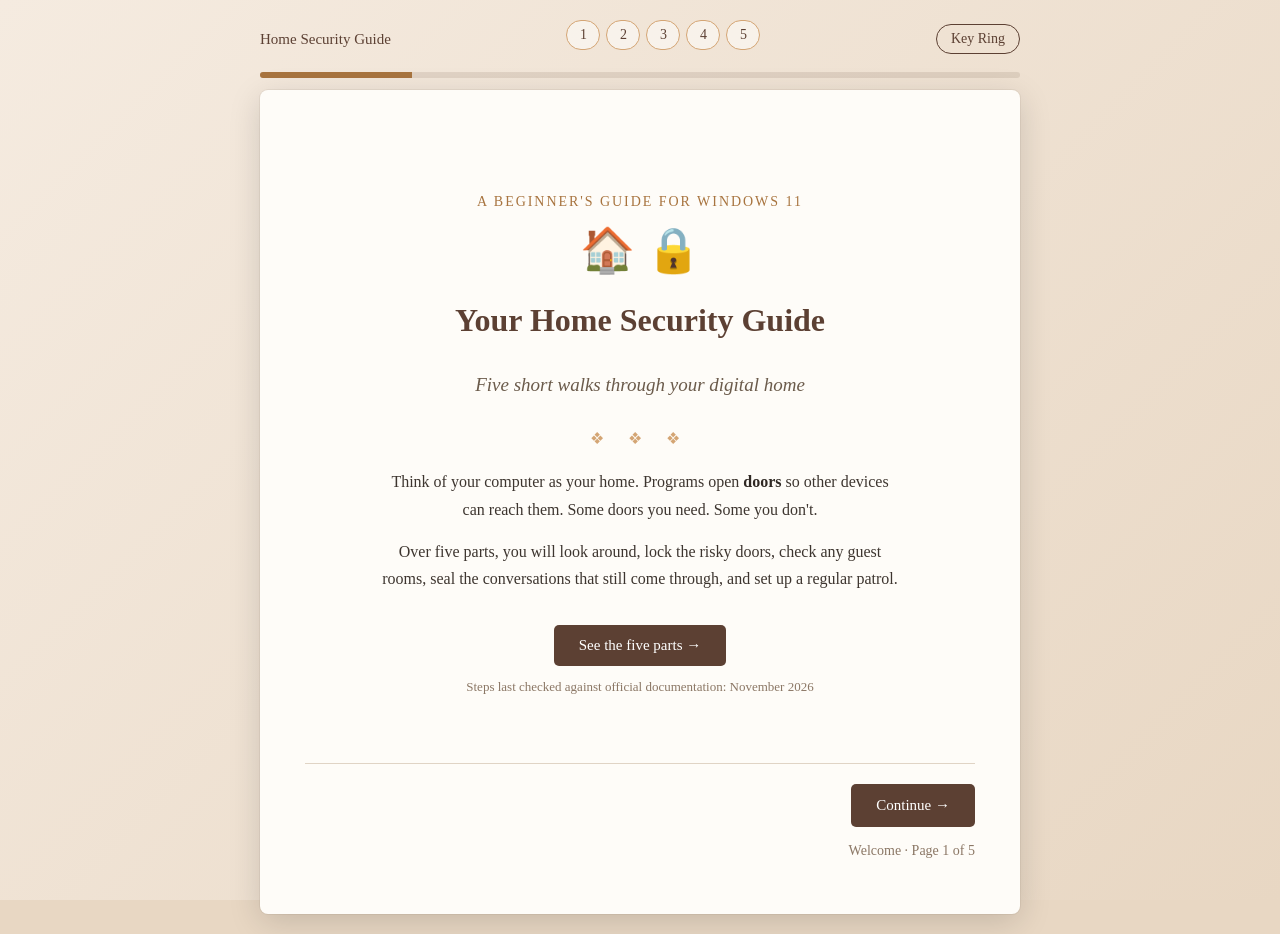
<file: index.html>
<!DOCTYPE html>
<html lang="en">
<head>
<meta charset="UTF-8">
<meta name="viewport" content="width=device-width, initial-scale=1.0">
<title>Your Home Security Guide — Windows 11, in Five Parts</title>
<meta name="description" content="A beginner-friendly, five-part interactive guide to checking and securing the network doors on a Windows 11 computer.">
<meta property="og:title" content="Your Home Security Guide — Windows 11, in Five Parts">
<meta property="og:description" content="A beginner-friendly, five-part interactive guide to checking and securing the network doors on a Windows 11 computer.">
<meta property="og:type" content="website">
<link rel="icon" href="assets/favicon.svg" type="image/svg+xml">
<link rel="stylesheet" href="assets/guide.css">
</head>
<body>
<a class="skip-link" href="#main">Skip to the guide</a>
<header class="topbar">
  <a class="home" href="index.html">Home Security Guide</a>
  <nav aria-label="Parts of the guide">
    <ul class="part-dots">
      <li><a href="part1.html" aria-label="Part 1: The Security Walk">1</a></li>
      <li><a href="part2.html" aria-label="Part 2: Managing the Locks">2</a></li>
      <li><a href="part3.html" aria-label="Part 3: The Guest Rooms">3</a></li>
      <li><a href="part4.html" aria-label="Part 4: Sealed Envelopes">4</a></li>
      <li><a href="part5.html" aria-label="Part 5: The Regular Patrol">5</a></li>
    </ul>
  </nav>
  <button class="keyring-btn" type="button">Key Ring</button>
</header>

<main id="main" class="book-container" data-next-href="part1.html" data-next-label="Begin Part 1">

  <section class="book-page" aria-label="Welcome">
    <div class="cover-page">
      <p class="cover-kicker">A beginner's guide for Windows 11</p>
      <div class="cover-decorator" aria-hidden="true">🏠 🔒</div>
      <h1 class="cover-title">Your Home Security Guide</h1>
      <p class="cover-subtitle">Five short walks through your digital home</p>
      <div class="decorative-line"></div>
      <p>Think of your computer as your home. Programs open <strong>doors</strong> so other devices can reach them. Some doors you need. Some you don't.</p>
      <p>Over five parts, you will look around, lock the risky doors, check any guest rooms, seal the conversations that still come through, and set up a regular patrol.</p>
      <br>
      <button class="btn" type="button" data-action="next">See the five parts →</button>
      <p class="reviewed">Steps last checked against official documentation: November 2026</p>
    </div>
  </section>

  <section class="book-page" aria-label="The five parts">
    <h1>The Five Parts</h1>
    <p class="lead">Take them in order. Each part builds on the one before it.</p>
    <ol class="part-list" style="margin-left:0">
      <li><a class="part-card" href="part1.html"><span class="num">1</span><span><span class="t">The Security Walk</span><span class="s">Look only. Find which doors are open, who opened them, and which side of the house they face.</span></span></a></li>
      <li><a class="part-card" href="part2.html"><span class="num">2</span><span><span class="t">Managing the Locks</span><span class="s">Choose your house type, then lock the risky doors with Windows Defender Firewall.</span></span></a></li>
      <li><a class="part-card" href="part3.html"><span class="num">3</span><span><span class="t">The Guest Rooms</span><span class="s">For virtual machines: lock each guest room and remove hallways (port forwarding) you no longer use.</span></span></a></li>
      <li><a class="part-card" href="part4.html"><span class="num">4</span><span><span class="t">Sealed Envelopes</span><span class="s">Make sure the doors you keep open use encryption (TLS), and check Remote Desktop and file sharing.</span></span></a></li>
      <li><a class="part-card" href="part5.html"><span class="num">5</span><span><span class="t">The Regular Patrol</span><span class="s">A read-only logbook script, a schedule, safe temporary test doors, and a repeatable checklist.</span></span></a></li>
    </ol>
  </section>

  <section class="book-page" aria-label="Before you start">
    <h1>Before You Start</h1>
    <h2>What you need</h2>
    <ul>
      <li>A Windows 11 computer that you own or are allowed to change</li>
      <li>About 15–30 minutes per part</li>
      <li>An administrator account for Parts 2–5 (Windows will ask for permission)</li>
    </ul>
    <h2>Your edition of Windows matters</h2>
    <div class="table-container">
      <table>
        <tr><th>Feature in this guide</th><th>Windows 11 Home</th><th>Windows 11 Pro / Enterprise</th></tr>
        <tr><td>Windows Defender Firewall (Parts 1, 2, 5)</td><td>Yes</td><td>Yes</td></tr>
        <tr><td>Hyper-V guest rooms (Part 3)</td><td>No</td><td>Yes</td></tr>
        <tr><td>VirtualBox guest rooms (Part 3)</td><td>Yes (separate download)</td><td>Yes (separate download)</td></tr>
        <tr><td>Accepting Remote Desktop visitors (Part 4)</td><td>No</td><td>Yes</td></tr>
      </table>
    </div>
    <p>Microsoft confirms that Hyper-V <a href="https://learn.microsoft.com/en-us/windows-server/virtualization/hyper-v/get-started/install-hyper-v" target="_blank" rel="noopener">can't be installed on Windows 11 Home</a>, and that Remote Desktop hosting needs <a href="https://www.microsoft.com/en-us/microsoft-365/business-insights-ideas/resources/set-up-and-configure-remote-desktop" target="_blank" rel="noopener">a Pro edition of Windows</a>.</p>
    <p>To see your edition: press <span class="highlight">Windows + R</span>, type <span class="highlight">winver</span>, press <span class="highlight">Enter</span>.</p>
    <div class="note"><strong>Three promises that hold in every part:</strong> we look before we change anything, every change can be undone, and each step tells you how to check it worked.</div>
  </section>

  <section class="book-page" aria-label="The Key Ring">
    <h1>The Key Ring</h1>
    <p>The guide uses one house metaphor all the way through. Each term means exactly the same thing in every part. You can open this list any time with the <strong>Key Ring</strong> button at the top of the page.</p>
    <div id="keyring-inline" class="metaphor"></div>
  </section>

  <section class="book-page" aria-label="Share and contribute">
    <h1>Share and Contribute</h1>
    <p>This guide is an open project. Anyone can read it for free and pass the link along.</p>
    <div class="metaphor">
      <span class="tag">The house metaphor</span>
      <p>Think of this guide as a <strong>model home</strong> on display. Visitors can walk through it and take home their own copy of the blueprints. They can't move the walls in the model itself. Only the owner does that, after reviewing each suggestion.</p>
    </div>
    <h2>Make your own copy</h2>
    <ul>
      <li>Your copy is yours to adapt for your family, class, or workplace.</li>
      <li>Changes in your copy never change this original.</li>
    </ul>
    <h2>Suggest an improvement</h2>
    <ul>
      <li>Found a step that doesn't match your screen? Tell us which part, which page number (shown at the bottom of every page), and what you saw.</li>
      <li>Every suggestion is checked against official documentation (Microsoft, Intel, Oracle) before it's added.</li>
    </ul>
    <div class="note"><strong>Sharing a specific page:</strong> the address bar updates as you turn pages (for example <span class="highlight">part2.html#page-4</span>), so you can send someone straight to the step you mean.</div>
  </section>

</main>
<script src="assets/site-config.js"></script>
<script src="assets/guide.js"></script>
</body>
</html>
</file>
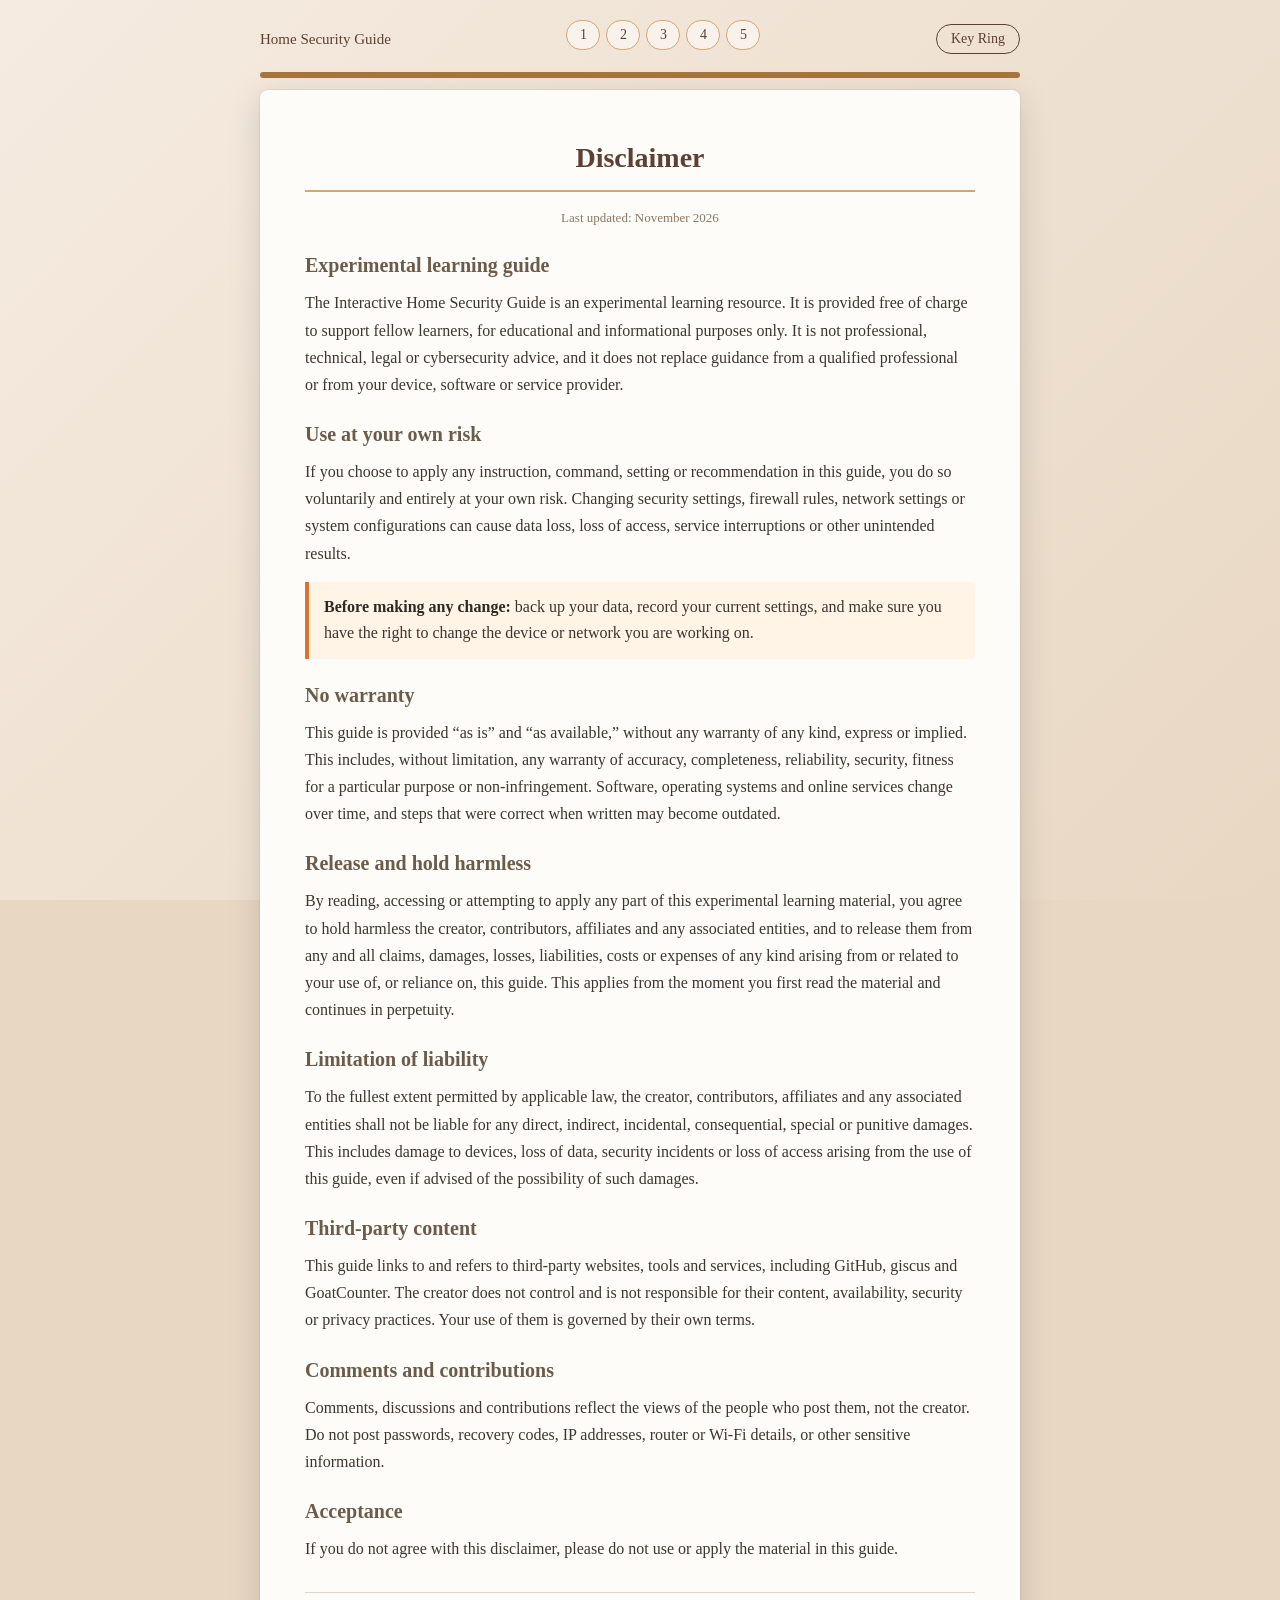
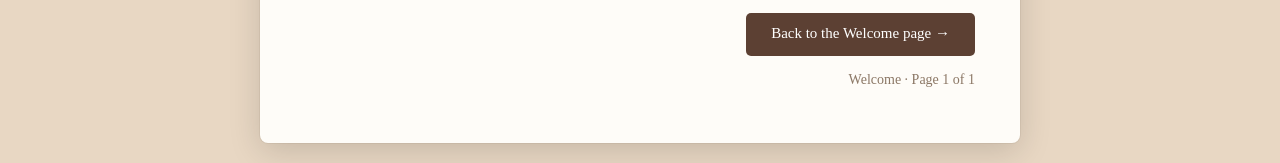
<file: disclaimer.html>
<!DOCTYPE html>
<html lang="en">
<head>
<meta charset="UTF-8">
<meta name="viewport" content="width=device-width, initial-scale=1.0">
<title>Disclaimer — Your Home Security Guide</title>
<meta name="description" content="Disclaimer for the Interactive Home Security Guide, an experimental learning guide provided as is. Use at your own risk.">
<meta property="og:title" content="Disclaimer — Your Home Security Guide">
<meta property="og:description" content="Disclaimer for the Interactive Home Security Guide, an experimental learning guide provided as is. Use at your own risk.">
<meta property="og:type" content="website">
<link rel="icon" href="assets/favicon.svg" type="image/svg+xml">
<link rel="stylesheet" href="assets/guide.css">
</head>
<body>
<a class="skip-link" href="#main">Skip to the disclaimer</a>
<header class="topbar">
  <a class="home" href="index.html">Home Security Guide</a>
  <nav aria-label="Parts of the guide">
    <ul class="part-dots">
      <li><a href="part1.html" aria-label="Part 1: The Security Walk">1</a></li>
      <li><a href="part2.html" aria-label="Part 2: Managing the Locks">2</a></li>
      <li><a href="part3.html" aria-label="Part 3: The Guest Rooms">3</a></li>
      <li><a href="part4.html" aria-label="Part 4: Sealed Envelopes">4</a></li>
      <li><a href="part5.html" aria-label="Part 5: The Regular Patrol">5</a></li>
    </ul>
  </nav>
  <button class="keyring-btn" type="button">Key Ring</button>
</header>

<main id="main" class="book-container" data-label="Disclaimer" data-next-href="index.html" data-next-label="Back to the Welcome page">

  <section class="book-page disclaimer-page" aria-label="Disclaimer">
    <h1>Disclaimer</h1>
    <p class="reviewed" style="margin-top:0;margin-bottom:20px">Last updated: November 2026</p>

    <h2>Experimental learning guide</h2>
    <p>The Interactive Home Security Guide is an experimental learning resource. It is provided free of charge to support fellow learners, for educational and informational purposes only. It is not professional, technical, legal or cybersecurity advice, and it does not replace guidance from a qualified professional or from your device, software or service provider.</p>

    <h2>Use at your own risk</h2>
    <p>If you choose to apply any instruction, command, setting or recommendation in this guide, you do so voluntarily and entirely at your own risk. Changing security settings, firewall rules, network settings or system configurations can cause data loss, loss of access, service interruptions or other unintended results.</p>
    <div class="warning"><strong>Before making any change:</strong> back up your data, record your current settings, and make sure you have the right to change the device or network you are working on.</div>

    <h2>No warranty</h2>
    <p>This guide is provided &ldquo;as is&rdquo; and &ldquo;as available,&rdquo; without any warranty of any kind, express or implied. This includes, without limitation, any warranty of accuracy, completeness, reliability, security, fitness for a particular purpose or non-infringement. Software, operating systems and online services change over time, and steps that were correct when written may become outdated.</p>

    <h2>Release and hold harmless</h2>
    <p>By reading, accessing or attempting to apply any part of this experimental learning material, you agree to hold harmless the creator, contributors, affiliates and any associated entities, and to release them from any and all claims, damages, losses, liabilities, costs or expenses of any kind arising from or related to your use of, or reliance on, this guide. This applies from the moment you first read the material and continues in perpetuity.</p>

    <h2>Limitation of liability</h2>
    <p>To the fullest extent permitted by applicable law, the creator, contributors, affiliates and any associated entities shall not be liable for any direct, indirect, incidental, consequential, special or punitive damages. This includes damage to devices, loss of data, security incidents or loss of access arising from the use of this guide, even if advised of the possibility of such damages.</p>

    <h2>Third-party content</h2>
    <p>This guide links to and refers to third-party websites, tools and services, including GitHub, giscus and GoatCounter. The creator does not control and is not responsible for their content, availability, security or privacy practices. Your use of them is governed by their own terms.</p>

    <h2>Comments and contributions</h2>
    <p>Comments, discussions and contributions reflect the views of the people who post them, not the creator. Do not post passwords, recovery codes, IP addresses, router or Wi-Fi details, or other sensitive information.</p>

    <h2>Acceptance</h2>
    <p>If you do not agree with this disclaimer, please do not use or apply the material in this guide.</p>
  </section>

</main>
<script src="assets/site-config.js"></script>
<script src="assets/guide.js"></script>
</body>
</html>
</file>
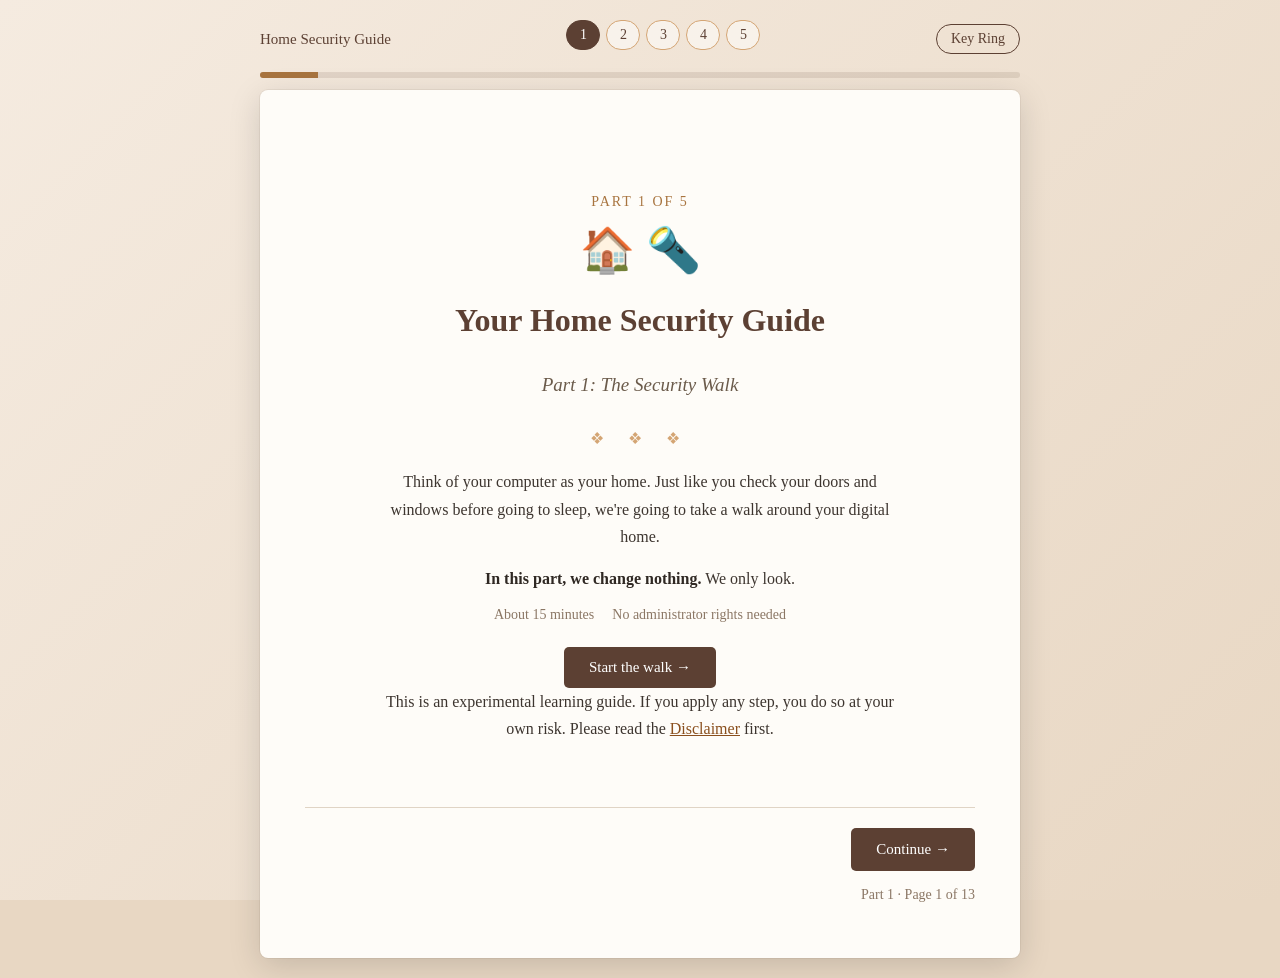
<file: part1.html>
<!DOCTYPE html>
<html lang="en">
<head>
<meta charset="UTF-8">
<meta name="viewport" content="width=device-width, initial-scale=1.0">
<title>Home Security Guide — Part 1: The Security Walk</title>
<meta property="og:title" content="Home Security Guide — Part 1: The Security Walk">
<meta name="description" content="Part 1 of 5: find which network doors (ports) are open on your Windows 11 PC, which program opened them, and which side of the house they face. Look only, change nothing.">
<meta property="og:description" content="Part 1 of 5: find which network doors (ports) are open on your Windows 11 PC, which program opened them, and which side of the house they face. Look only, change nothing.">
<meta property="og:type" content="website">
<link rel="icon" href="assets/favicon.svg" type="image/svg+xml">
<link rel="stylesheet" href="assets/guide.css">
</head>
<body>
<a class="skip-link" href="#main">Skip to the guide</a>
<header class="topbar">
  <a class="home" href="index.html">Home Security Guide</a>
  <nav aria-label="Parts of the guide">
    <ul class="part-dots">
      <li><a href="part1.html" aria-current="page" aria-label="Part 1: The Security Walk">1</a></li>
      <li><a href="part2.html" aria-label="Part 2: Managing the Locks">2</a></li>
      <li><a href="part3.html" aria-label="Part 3: The Guest Rooms">3</a></li>
      <li><a href="part4.html" aria-label="Part 4: Sealed Envelopes">4</a></li>
      <li><a href="part5.html" aria-label="Part 5: The Regular Patrol">5</a></li>
    </ul>
  </nav>
  <button class="keyring-btn" type="button">Key Ring</button>
</header>

<main id="main" class="book-container" data-next-href="part2.html" data-next-label="Go to Part 2">

  <!-- 1 Cover -->
  <section class="book-page" aria-label="Cover">
    <div class="cover-page">
      <p class="cover-kicker">Part 1 of 5</p>
      <div class="cover-decorator" aria-hidden="true">🏠 🔦</div>
      <h1 class="cover-title">Your Home Security Guide</h1>
      <p class="cover-subtitle">Part 1: The Security Walk</p>
      <div class="decorative-line"></div>
      <p>Think of your computer as your home. Just like you check your doors and windows before going to sleep, we're going to take a walk around your digital home.</p>
      <p><strong>In this part, we change nothing.</strong> We only look.</p>
      <div class="meta-row"><span>About 15 minutes</span><span>No administrator rights needed</span></div>
      <button class="btn" type="button" data-action="next">Start the walk →</button>
      <p class="disclaimer-note">This is an experimental learning guide. If you apply any step, you do so at your own risk. Please read the <a href="disclaimer.html">Disclaimer</a> first.</p>
    </div>
  </section>

  <!-- 2 Metaphor -->
  <section class="book-page" aria-label="How the house works">
    <h1>How Your Digital Home Works</h1>
    <p>Programs on your computer open numbered <strong>doors</strong> (called <em>ports</em>) so other devices can talk to them. Door 445, for example, is used for Windows file sharing.</p>
    <div class="metaphor">
      <span class="tag">The house metaphor</span>
      <ul style="margin-bottom:0">
        <li>An <strong>open door</strong> (LISTENING) is open and waiting. Anyone who can reach it can walk up and try to come in. Nobody needs to knock.</li>
        <li>An <strong>inside door</strong> only connects rooms inside your home. Other devices can't reach it.</li>
        <li>A <strong>door on every side</strong> faces every network your computer is on. Only your locks decide who gets through.</li>
      </ul>
    </div>
    <h2>Today's goal</h2>
    <p>Make a list of the open doors, who opened each one, and which side of the house it faces. In Part 2, you'll use that list to decide which doors to lock.</p>
    <div class="note"><strong>Seeing open doors is normal.</strong> Many are part of Windows itself. The goal is to spot the ones that shouldn't be reachable from other devices.</div>
  </section>

  <!-- 3 Right tool -->
  <section class="book-page" aria-label="Step 1: Finding the right tool">
    <h1>Step 1: Finding the Right Tool</h1>
    <p>Windows has a built-in program called <strong>PowerShell</strong>. In Windows 11, it usually opens inside an app called <strong>Terminal</strong>. It looks like a dark window with text, but it's easier than it appears.</p>
    <ol>
      <li>Find the <span class="highlight">Start</span> button (the Windows logo) at the bottom of your screen.</li>
      <li><strong>Right-click</strong> it (or press <span class="highlight">Windows + X</span>).</li>
      <li>A menu appears. Look for <strong>Terminal</strong> or <strong>Windows PowerShell</strong>.</li>
    </ol>
    <h3>Which option should you choose?</h3>
    <div class="table-container">
      <table>
        <tr><th>What you see</th><th>Like having…</th><th>For Part 1</th></tr>
        <tr><td><strong>Terminal</strong> or <strong>Windows PowerShell</strong></td><td>A <strong>visitor pass</strong>: you can walk around, look, and take notes</td><td><span class="chip low">Choose this one</span></td></tr>
        <tr><td><strong>Terminal (Admin)</strong> or <strong>Windows PowerShell (Admin)</strong></td><td>The <strong>master keys</strong>: full access to change locks and settings</td><td><span class="chip high">Skip for now</span></td></tr>
      </table>
    </div>
    <p>Windows protects itself from accidental changes. If something needs the master keys, you'll see an error like "Access is denied." That's a safety feature, not a bug.</p>
    <p>Today we're only looking, so the visitor pass is the right choice.</p>
  </section>

  <!-- 4 Starting -->
  <section class="book-page" aria-label="Step 2: Starting the walk">
    <h1>Step 2: Starting the Walk</h1>
    <p>When the window opens, you'll see a blinking cursor and a line like this:</p>
    <div class="code" data-label="What you'll see (example)"><pre>PS C:\Users\YourName&gt;</pre></div>
    <p>This is your <strong>Command Center</strong>. It's waiting for you to type an instruction.</p>
    <h3>Getting comfortable</h3>
    <ul>
      <li>Click once inside the window so the cursor is active.</li>
      <li>Type or paste a command, then press <span class="highlight">Enter</span>.</li>
      <li>To paste, <strong>right-click</strong> inside the window or press <span class="highlight">Ctrl + V</span>.</li>
      <li>Every command in Part 1 only reads information. None of them change anything.</li>
    </ul>
    <div class="note"><strong>Tip:</strong> every dark gray command box in this guide has a <strong>Copy</strong> button. Copying avoids typing mistakes.</div>
  </section>

  <!-- 5 netstat -->
  <section class="book-page" aria-label="Step 3: Checking for open doors">
    <h1>Step 3: Checking for Open Doors</h1>
    <p>Ask your computer to list every connection and every open door:</p>
    <div class="code" data-label="PowerShell"><pre>netstat -ano</pre></div>
    <p>A long list scrolls by. Don't worry, we're only looking for patterns. According to <a href="https://learn.microsoft.com/en-us/windows-server/administration/windows-commands/netstat" target="_blank" rel="noopener">Microsoft's netstat reference</a>, <code class="inline">-a</code> shows connections and listening ports, <code class="inline">-n</code> shows numbers instead of names, and <code class="inline">-o</code> adds the process ID (PID) of the program that owns each line.</p>
    <h3>The Decoder Ring</h3>
    <div class="table-container">
      <table>
        <tr><th>Word you see</th><th>In the house</th><th>What it means</th></tr>
        <tr><td><strong>LISTENING</strong></td><td>An open door, waiting for visitors</td><td>A program is ready to accept a connection</td></tr>
        <tr><td><strong>ESTABLISHED</strong></td><td>A conversation happening through a door right now</td><td>Your computer is actively talking to another device</td></tr>
        <tr><td><strong>TIME_WAIT</strong></td><td>A conversation just ended; the door is closing slowly</td><td>The connection is finished and Windows is tidying up</td></tr>
        <tr><td><strong>CLOSE_WAIT</strong></td><td>The visitor left, but you're still holding the door</td><td>The other side ended; this computer hasn't fully let go yet</td></tr>
      </table>
    </div>
    <h3>Cleaner view: open doors only</h3>
    <div class="code" data-label="PowerShell"><pre>netstat -ano | findstr LISTENING</pre></div>
  </section>

  <!-- 6 Which side -->
  <section class="book-page" aria-label="Step 4: Which side of the house">
    <h1>Step 4: Which Side of the House?</h1>
    <p>Look at the <strong>Local Address</strong> column. The part before the colon shows which side of the house the door faces. The number after the colon is the door number.</p>
    <div class="code" data-label="Example only — your numbers will differ"><pre>  Proto  Local Address        Foreign Address      State        PID
  TCP    0.0.0.0:135          0.0.0.0:0            LISTENING    1052
  TCP    0.0.0.0:445          0.0.0.0:0            LISTENING    4
  TCP    127.0.0.1:5354       0.0.0.0:0            LISTENING    3920
  TCP    192.168.X.X:139      0.0.0.0:0            LISTENING    4</pre></div>
    <div class="table-container">
      <table>
        <tr><th>Local Address starts with</th><th>In the house</th><th>Who could reach it</th></tr>
        <tr><td><code class="inline">0.0.0.0</code> or <code class="inline">[::]</code></td><td><strong>Door on every side</strong></td><td>Devices on any network this computer is connected to, unless a lock stops them</td></tr>
        <tr><td><code class="inline">127.0.0.1</code> or <code class="inline">[::1]</code></td><td><strong>Inside door</strong></td><td>Only programs on this same computer</td></tr>
        <tr><td>A specific address, such as <code class="inline">192.168.X.X</code></td><td>A door on <strong>one</strong> side</td><td>Devices on the network that address belongs to</td></tr>
      </table>
    </div>
    <div class="note"><strong>What to write down:</strong> every LISTENING line whose address starts with <code class="inline">0.0.0.0</code>, <code class="inline">[::]</code>, or a specific address. Inside doors (<code class="inline">127.0.0.1</code>, <code class="inline">[::1]</code>) can't be reached from other devices.</div>
  </section>

  <!-- 7 Who opened it -->
  <section class="book-page" aria-label="Step 5: Who opened this door">
    <h1>Step 5: Who Opened This Door?</h1>
    <p>netstat shows a PID, which is just a number. This command lists open doors with the <strong>program name</strong> next to each one:</p>
    <div class="code" data-label="PowerShell"><pre>Get-NetTCPConnection -State Listen |
  Sort-Object LocalPort |
  Select-Object LocalAddress, LocalPort, OwningProcess,
    @{Name='Program'; Expression={ (Get-Process -Id $_.OwningProcess -ErrorAction SilentlyContinue).ProcessName }} |
  Format-Table -AutoSize</pre></div>
    <h3>Reading the Program column</h3>
    <ul>
      <li><strong>System</strong> (PID 4) and <strong>svchost</strong> are parts of Windows itself. svchost runs many Windows services, so one name can cover several doors.</li>
      <li>A program you recognize, such as a game launcher or chat app, is usually expected.</li>
      <li>A name you <strong>don't</strong> recognize goes on your list to look up. It isn't automatically dangerous.</li>
    </ul>
    <h3>Looking up an unknown program</h3>
    <ol>
      <li>Press <span class="highlight">Ctrl + Shift + Esc</span> to open Task Manager.</li>
      <li>Select <strong>Details</strong>, then find the matching number in the <strong>PID</strong> column.</li>
      <li>Right-click it and choose <strong>Open file location</strong> or <strong>Search online</strong>.</li>
    </ol>
    <h3>Optional: mail slots (UDP)</h3>
    <p>Some openings are <strong>mail slots</strong>. They accept messages without starting a conversation, so they never say LISTENING. To see them:</p>
    <div class="code" data-label="PowerShell"><pre>Get-NetUDPEndpoint | Sort-Object LocalPort |
  Select-Object LocalAddress, LocalPort, OwningProcess,
    @{Name='Program'; Expression={ (Get-Process -Id $_.OwningProcess -ErrorAction SilentlyContinue).ProcessName }} |
  Format-Table -AutoSize</pre></div>
  </section>

  <!-- 8 Normal vs notice -->
  <section class="book-page" aria-label="Step 6: What is normal">
    <h1>Step 6: Normal, or Worth Noticing?</h1>
    <h3>Usually normal</h3>
    <ul>
      <li>ESTABLISHED conversations from your web browser, email, Windows Update, and other apps you use</li>
      <li>Inside doors on <code class="inline">127.0.0.1</code> or <code class="inline">[::1]</code></li>
    </ul>
    <h3>Worth noticing (and where this guide handles them)</h3>
    <div class="table-container">
      <table>
        <tr><th>Door</th><th>Usually belongs to</th><th>Handled in</th></tr>
        <tr><td>135, 139, 445</td><td>Windows networking and file/printer sharing</td><td>Part 2</td></tr>
        <tr><td>2179</td><td>Hyper-V virtual machine connections</td><td>Parts 2 and 3</td></tr>
        <tr><td>5040, 7680</td><td>Windows cross-device features and peer update sharing</td><td>Part 2</td></tr>
        <tr><td>623, 664, 16992–16995</td><td>Intel hardware management (firmware doors)</td><td>Part 2</td></tr>
        <tr><td>3389</td><td>Remote Desktop</td><td>Part 4</td></tr>
        <tr><td>5985, 5986</td><td>PowerShell remote management</td><td>Part 4</td></tr>
        <tr><td>Any door from a program you don't recognize</td><td>Look it up (Step 5)</td><td>Parts 1 and 5</td></tr>
      </table>
    </div>
    <div class="note">Doors 135, 139 and 445 are often targeted by attackers <strong>when other devices can reach them</strong>. Seeing them here doesn't mean anything is wrong. It means they're worth a lock (Part 2).</div>
  </section>

  <!-- 9 Notes -->
  <section class="book-page" aria-label="Step 7: Taking notes">
    <h1>Step 7: Taking Notes</h1>
    <p>Saving what you found helps you compare later. Part 2 starts from these notes.</p>
    <ol>
      <li>Click and drag to highlight the text in the window.</li>
      <li>Press <span class="highlight">Ctrl + C</span> (or right-click and choose <strong>Copy</strong>).</li>
      <li>Open <strong>Notepad</strong> from the Start menu.</li>
      <li>Press <span class="highlight">Ctrl + V</span> to paste.</li>
      <li>Save the file as <span class="highlight">Security_Walk_Notes.txt</span> on your Desktop.</li>
    </ol>
    <h3>A simple notes template</h3>
    <div class="code" data-label="Copy into Notepad"><pre>Security Walk - date: __________
Door | Local Address | Program | Side of house | Part that handles it
445  | 0.0.0.0       | System  | every side    | Part 2
</pre></div>
    <div class="ok"><strong>Good habit:</strong> keep this first file. In Part 5, your regular patrol will save dated logbooks you can compare with it.</div>
  </section>

  <!-- 10 Closing the gate -->
  <section class="book-page" aria-label="Step 8: Closing the gate">
    <h1>Step 8: Closing the Gate</h1>
    <p>This is the most important habit in the whole guide.</p>
    <div class="code" data-label="PowerShell"><pre>exit</pre></div>
    <p>Type <strong>exit</strong> and press <span class="highlight">Enter</span>. The window disappears.</p>
    <h3>Why we close it</h3>
    <p>When you finish walking around the house, you don't leave the yard gate open. An open PowerShell window is like that gate:</p>
    <ul>
      <li>Anyone who sits at your computer could type commands.</li>
      <li>An accidental keystroke could run something you didn't mean to.</li>
      <li>There's no reason to leave it open once you're done.</li>
    </ul>
    <p>From now on, every part ends by <strong>closing the gate</strong>, whether you used the visitor pass or the master keys.</p>
  </section>

  <!-- 11 Troubleshooting + when -->
  <section class="book-page" aria-label="Troubleshooting and when to repeat">
    <h1>Troubleshooting and When to Repeat</h1>
    <div class="table-container">
      <table>
        <tr><th>Problem</th><th>Solution</th></tr>
        <tr><td>"Access is denied"</td><td>Part 1 commands don't need the master keys. Check you typed the command exactly, or copy it with the Copy button.</td></tr>
        <tr><td>Nothing happens</td><td>Press <span class="highlight">Enter</span> after the command.</td></tr>
        <tr><td><code class="inline">&gt;&gt;</code> appears</td><td>PowerShell thinks the command isn't finished. Press <span class="highlight">Enter</span> once more. If that doesn't help, press <span class="highlight">Ctrl + C</span> and paste the command again.</td></tr>
        <tr><td>The list is too long to read</td><td>Use the cleaner views in Steps 3 and 5.</td></tr>
        <tr><td>You want an earlier command</td><td>Press the <span class="highlight">Up Arrow</span> key.</td></tr>
      </table>
    </div>
    <h3>When to walk again</h3>
    <div class="table-container">
      <table>
        <tr><th>When</th><th>Why</th><th>Time</th></tr>
        <tr><td>First time</td><td>Learn what's normal on <em>your</em> computer</td><td>15 min</td></tr>
        <tr><td>After installing new software</td><td>Check it didn't open new doors</td><td>5 min</td></tr>
        <tr><td>Monthly</td><td>Part 5 sets this up as a regular patrol</td><td>5 min</td></tr>
        <tr><td>If the computer acts strangely</td><td>Look for doors you don't recognize</td><td>10 min</td></tr>
      </table>
    </div>
  </section>

  <!-- 12 Summary + sources -->
  <section class="book-page" aria-label="Summary">
    <h1>Part 1 Complete</h1>
    <ul class="checklist" style="margin-left:0">
      <li><span aria-hidden="true">✓</span><span>Opened a standard Terminal (the visitor pass)</span></li>
      <li><span aria-hidden="true">✓</span><span>Listed open doors with <code class="inline">netstat -ano</code></span></li>
      <li><span aria-hidden="true">✓</span><span>Checked which side of the house each door faces</span></li>
      <li><span aria-hidden="true">✓</span><span>Matched doors to program names</span></li>
      <li><span aria-hidden="true">✓</span><span>Saved notes and closed the gate with <code class="inline">exit</code></span></li>
    </ul>
    <h2>Next: Part 2, Managing the Locks</h2>
    <p>You'll choose your house type (Public or Private network), then lock the risky doors on your list using Windows Defender Firewall.</p>
    <h3>Sources</h3>
    <ul class="sources">
      <li>Microsoft Learn, netstat: <a href="https://learn.microsoft.com/en-us/windows-server/administration/windows-commands/netstat" target="_blank" rel="noopener">https://learn.microsoft.com/en-us/windows-server/administration/windows-commands/netstat</a></li>
      <li>Microsoft Learn, Get-NetTCPConnection: <a href="https://learn.microsoft.com/en-us/powershell/module/nettcpip/get-nettcpconnection" target="_blank" rel="noopener">https://learn.microsoft.com/en-us/powershell/module/nettcpip/get-nettcpconnection</a></li>
      <li>Microsoft Learn, Get-NetUDPEndpoint: <a href="https://learn.microsoft.com/en-us/powershell/module/nettcpip/get-netudpendpoint" target="_blank" rel="noopener">https://learn.microsoft.com/en-us/powershell/module/nettcpip/get-netudpendpoint</a></li>
    </ul>
  </section>

  <section class="book-page comments-page" aria-label="Questions and comments">
    <h1>Questions and Comments</h1>
    <p>Did a step in Part 1 match your screen? Was something unclear? Share what worked, what didn't, or an idea to make this part better.</p>
    <div class="warning"><strong>Keep your home private:</strong> comments are public. Never post passwords, recovery codes, your public IP address, router or Wi-Fi details, or full command output from your PC. Describe the part, the page number, and what you saw instead.</div>
    <p class="fine-print">Commenting needs a free GitHub account. Comments are stored in this guide's public GitHub Discussions, where the maintainer can moderate them.</p>
    <div class="giscus"></div>
  </section>

</main>
<script src="assets/site-config.js"></script>
<script src="assets/guide.js"></script>
</body>
</html>
</file>
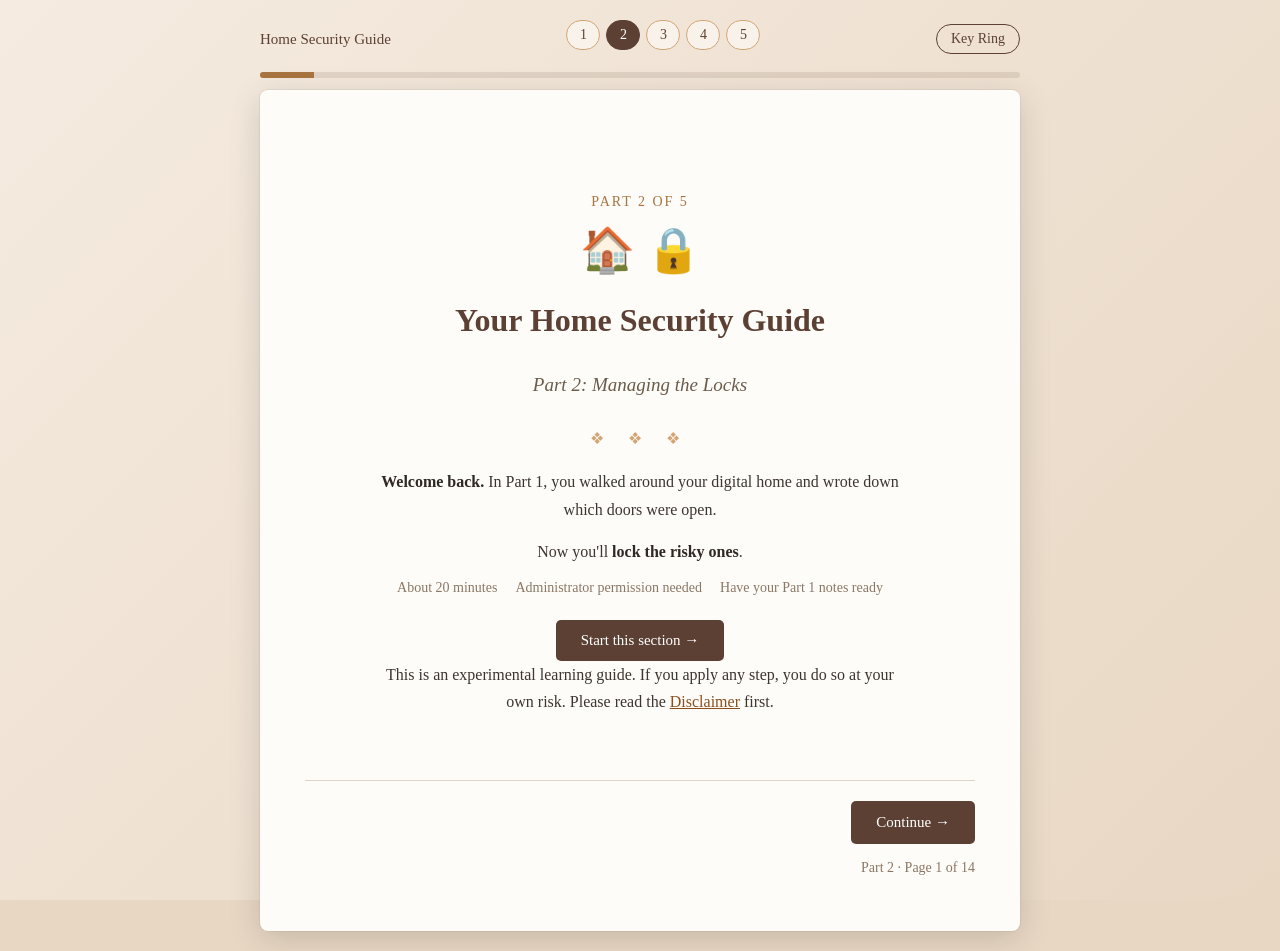
<file: part2.html>
<!DOCTYPE html>
<html lang="en">
<head>
<meta charset="UTF-8">
<meta name="viewport" content="width=device-width, initial-scale=1.0">
<title>Home Security Guide — Part 2: Managing the Locks</title>
<meta property="og:title" content="Home Security Guide — Part 2: Managing the Locks">
<meta name="description" content="Part 2 of 5: choose your network type, then lock risky doors with Windows Defender Firewall using point-and-click steps you can undo.">
<meta property="og:description" content="Part 2 of 5: choose your network type, then lock risky doors with Windows Defender Firewall using point-and-click steps you can undo.">
<meta property="og:type" content="website">
<link rel="icon" href="assets/favicon.svg" type="image/svg+xml">
<link rel="stylesheet" href="assets/guide.css">
</head>
<body>
<a class="skip-link" href="#main">Skip to the guide</a>
<header class="topbar">
  <a class="home" href="index.html">Home Security Guide</a>
  <nav aria-label="Parts of the guide">
    <ul class="part-dots">
      <li><a href="part1.html" aria-label="Part 1: The Security Walk">1</a></li>
      <li><a href="part2.html" aria-current="page" aria-label="Part 2: Managing the Locks">2</a></li>
      <li><a href="part3.html" aria-label="Part 3: The Guest Rooms">3</a></li>
      <li><a href="part4.html" aria-label="Part 4: Sealed Envelopes">4</a></li>
      <li><a href="part5.html" aria-label="Part 5: The Regular Patrol">5</a></li>
    </ul>
  </nav>
  <button class="keyring-btn" type="button">Key Ring</button>
</header>

<main id="main" class="book-container" data-next-href="part3.html" data-next-label="Go to Part 3">

  <!-- 1 Cover -->
  <section class="book-page" aria-label="Cover">
    <div class="cover-page">
      <p class="cover-kicker">Part 2 of 5</p>
      <div class="cover-decorator" aria-hidden="true">🏠 🔒</div>
      <h1 class="cover-title">Your Home Security Guide</h1>
      <p class="cover-subtitle">Part 2: Managing the Locks</p>
      <div class="decorative-line"></div>
      <p><strong>Welcome back.</strong> In Part 1, you walked around your digital home and wrote down which doors were open.</p>
      <p>Now you'll <strong>lock the risky ones</strong>.</p>
      <div class="meta-row"><span>About 20 minutes</span><span>Administrator permission needed</span><span>Have your Part 1 notes ready</span></div>
      <button class="btn" type="button" data-action="next">Start this section →</button>
      <p class="disclaimer-note">This is an experimental learning guide. If you apply any step, you do so at your own risk. Please read the <a href="disclaimer.html">Disclaimer</a> first.</p>
    </div>
  </section>

  <!-- 2 Metaphor -->
  <section class="book-page" aria-label="How locks work">
    <h1>How Locks Work</h1>
    <div class="metaphor">
      <span class="tag">The house metaphor</span>
      <ul style="margin-bottom:0">
        <li>An <strong>open door</strong> = anyone who can reach it can walk up and try to come in.</li>
        <li>A <strong>locked door</strong> = visitors from other devices are stopped. Nobody has a key.</li>
        <li>A <strong>locked door with a household key</strong> = strangers are stopped, but devices on your own home network can still come in.</li>
      </ul>
    </div>
    <p>The program behind a locked door keeps running. The lock only stops visitors arriving from other devices.</p>
    <h2>What we'll do</h2>
    <ol>
      <li>Check your <strong>house type</strong> (Public or Private network).</li>
      <li>Use the <strong>security desk</strong> (Windows Defender Firewall) to add locks. This part uses clicks, not commands.</li>
      <li>Check your locks with one read-only command at the end.</li>
    </ol>
    <div class="note"><strong>Everything here can be undone.</strong> Page 11 shows how to switch off or remove any lock in seconds.</div>
  </section>

  <!-- 3 House type -->
  <section class="book-page" aria-label="Step 1: Check your house type">
    <h1>Step 1: Check Your House Type</h1>
    <p>Windows treats each network you join as <strong>Public</strong> or <strong>Private</strong>. This decides which built-in doors Windows opens.</p>
    <ol>
      <li>Open <span class="highlight">Settings</span> → <span class="highlight">Network &amp; internet</span>.</li>
      <li>Select <strong>Wi-Fi</strong> and then your network, or select <strong>Ethernet</strong>.</li>
      <li>Find <strong>Network profile type</strong>.</li>
    </ol>
    <div class="table-container">
      <table>
        <tr><th>House type</th><th>What Microsoft says</th></tr>
        <tr><td><strong>Public network (Recommended)</strong></td><td>Your PC is hidden from other devices on the network, so it can't be used for file and printer sharing. Recommended for most networks, including home.</td></tr>
        <tr><td><strong>Private network</strong></td><td>Your PC is discoverable and can be used for file and printer sharing. Only for networks where you know and trust the people and devices.</td></tr>
      </table>
    </div>
    <p>Source: <a href="https://support.microsoft.com/en-us/windows/essential-network-settings-and-tasks-in-windows-f21a9bbc-c582-55cd-35e0-73431160a1b9" target="_blank" rel="noopener">Microsoft Support, essential network settings</a>.</p>
    <div class="ok"><strong>Simplest safe choice:</strong> if you don't share files or a printer <em>from this PC</em>, keep the network set to <strong>Public</strong>.</div>
  </section>

  <!-- 4 Choose path -->
  <section class="book-page" aria-label="Step 2: Choose your path">
    <h1>Step 2: Choose Your Path</h1>
    <p>Do other devices in your home open files or use a printer that's <strong>connected to this PC</strong>?</p>
    <div class="chooser" role="group" aria-label="Choose your path">
      <button class="choice" type="button" data-path="A" aria-pressed="false"><strong>Path A: No</strong>Nobody uses files or a printer from this PC. (Most people.)</button>
      <button class="choice" type="button" data-path="B" aria-pressed="false"><strong>Path B: Yes</strong>Other home devices use files or a printer from this PC.</button>
    </div>
    <div class="path-unset note">Pick a path above. The rest of Part 2 (and Part 4) will show the matching steps. You can change it any time.</div>
    <div class="path-only path-A ok"><strong>Path A:</strong> locks go on <strong>all three</strong> profiles (Domain, Private, Public). Nobody gets a key. This PC can still open files and printers on <em>other</em> devices, because these locks only stop visitors coming <em>in</em>.</div>
    <div class="path-only path-B note"><strong>Path B:</strong> locks for doors 135, 139 and 445 go on <strong>Domain and Public only</strong>. That way, on public Wi-Fi nobody gets in, while at home Windows' own sharing rules handle visitors. In Step 7 you'll give those sharing rules a <strong>household key</strong>, so only devices on your home network get in.</div>
  </section>

  <!-- 5 Security desk -->
  <section class="book-page" aria-label="Step 3: Open the security desk">
    <h1>Step 3: Open the Security Desk</h1>
    <p>This is where locks are installed and removed.</p>
    <ol>
      <li>Press <span class="highlight">Windows + R</span>.</li>
      <li>Type <span class="highlight">wf.msc</span> and press <span class="highlight">Enter</span>.</li>
    </ol>
    <p>Or press the Windows key, type <span class="highlight">firewall</span>, and choose <strong>Windows Defender Firewall with Advanced Security</strong>.</p>
    <div class="note"><strong>Master keys needed:</strong> Windows may ask "Do you want to allow this app to make changes to your device?" Select <strong>Yes</strong>. This is the master-keys moment from Part 1.</div>
    <h3>What you'll see in the left column</h3>
    <ul>
      <li><strong>Inbound Rules</strong>: visitors coming in (this is where we work)</li>
      <li><strong>Outbound Rules</strong>: traffic leaving your computer</li>
      <li><strong>Connection Security Rules</strong>: advanced settings we won't touch</li>
      <li><strong>Monitoring</strong>: what's active right now</li>
    </ul>
  </section>

  <!-- 6 Inbound rules -->
  <section class="book-page" aria-label="Step 4: Read the inbound rules">
    <h1>Step 4: Read the Inbound Rules</h1>
    <p>Click <span class="highlight">Inbound Rules</span> in the left column.</p>
    <div class="warning"><strong>Don't panic.</strong> You'll see hundreds of rules. That's normal. Windows and your apps create them for everyday features. <strong>We won't change any existing rule</strong> (except the optional household key in Step 7, Path B).</div>
    <h3>What the columns mean</h3>
    <div class="table-container">
      <table>
        <tr><th>Column</th><th>Translation</th></tr>
        <tr><td><strong>Name</strong></td><td>What the rule is for</td></tr>
        <tr><td><strong>Profile</strong></td><td>Which house types it applies to (Domain, Private, Public, or All)</td></tr>
        <tr><td><strong>Enabled</strong></td><td><strong>Yes</strong> = active, <strong>No</strong> = switched off</td></tr>
        <tr><td><strong>Action</strong></td><td><strong>Allow</strong> or <strong>Block</strong> visitors</td></tr>
        <tr><td><strong>Remote Address</strong></td><td>Which visitors it covers (Any, or a list such as Local subnet)</td></tr>
        <tr><td><strong>Protocol</strong> and <strong>Local Port</strong></td><td>Which door number the rule is about</td></tr>
      </table>
    </div>
    <p>Scroll right to see Remote Address, Protocol, and Local Port.</p>
  </section>

  <!-- 7 First lock -->
  <section class="book-page" aria-label="Step 5: Install your first lock">
    <h1>Step 5: Install Your First Lock</h1>
    <p>We'll lock door <strong>135</strong> (RPC, a Windows networking service).</p>
    <ol>
      <li>In the right-hand <strong>Actions</strong> panel, click <span class="highlight">New Rule...</span></li>
      <li><strong>Rule Type:</strong> choose <strong>Port</strong> → <strong>Next</strong></li>
      <li><strong>Protocol and Ports:</strong> choose <strong>TCP</strong>, then <strong>Specific local ports</strong>: <span class="highlight">135</span> → <strong>Next</strong></li>
      <li><strong>Action:</strong> choose <strong>Block the connection</strong> → <strong>Next</strong></li>
      <li><strong>Profile:</strong>
        <span class="path-only path-A">check <strong>Domain, Private and Public</strong> → <strong>Next</strong></span>
        <span class="path-only path-B">check <strong>Domain and Public</strong>, uncheck <strong>Private</strong> → <strong>Next</strong></span>
        <span class="path-unset">depends on your path (go back to Step 2 to choose) → <strong>Next</strong></span>
      </li>
      <li><strong>Name:</strong> <span class="highlight">Lock - RPC 135</span></li>
      <li><strong>Description</strong> (optional): <em>Stops visitors from other devices reaching RPC door 135.</em></li>
      <li>Click <strong>Finish</strong>.</li>
    </ol>
    <div class="ok"><strong>Your first lock is in.</strong> Visitors from other devices can no longer reach door 135 <span class="path-only path-A">on any network.</span><span class="path-only path-B">on Public or Domain networks.</span></div>
    <div class="note"><strong>Why every name starts with "Lock - ":</strong> it makes your locks easy to find, check, and remove later. Parts 4 and 5 rely on this name.</div>
  </section>

  <!-- 8 Reference table -->
  <section class="book-page" aria-label="Step 6: Lock the other doors">
    <h1>Step 6: Lock the Other Doors</h1>
    <p>Repeat Step 5 for each door below <strong>that appeared as LISTENING in your Part 1 notes</strong>. Skip doors you didn't see.</p>
    <p class="path-badge">Your path: <span data-path-label>not chosen yet</span></p>
    <div class="table-container">
      <table>
        <tr><th>Door (TCP)</th><th>Used by</th><th>Rule name</th><th>Profiles</th><th>Risk</th></tr>
        <tr><td>135</td><td>RPC (Windows networking)</td><td>Lock - RPC 135</td><td><span class="path-only path-A">All three</span><span class="path-only path-B">Domain, Public</span><span class="path-unset">See your path</span></td><td><span class="chip high">High</span></td></tr>
        <tr><td>139</td><td>NetBIOS (older file sharing)</td><td>Lock - NetBIOS 139</td><td><span class="path-only path-A">All three</span><span class="path-only path-B">Domain, Public</span><span class="path-unset">See your path</span></td><td><span class="chip high">High</span></td></tr>
        <tr><td>445</td><td>SMB (file sharing)</td><td>Lock - SMB 445</td><td><span class="path-only path-A">All three</span><span class="path-only path-B">Domain, Public</span><span class="path-unset">See your path</span></td><td><span class="chip high">High</span></td></tr>
        <tr><td>2179</td><td>Hyper-V connections to virtual machines</td><td>Lock - Hyper-V 2179</td><td>All three</td><td><span class="chip med">Medium</span></td></tr>
        <tr><td>5040</td><td>Connected Devices Platform (cross-device features)</td><td>Lock - CDP 5040</td><td>All three</td><td><span class="chip low">Low</span></td></tr>
        <tr><td>7680</td><td>Delivery Optimization (peer update sharing)</td><td>Lock - Delivery Optimization 7680</td><td>All three</td><td><span class="chip low">Low</span></td></tr>
      </table>
    </div>
    <h3>What each lock changes</h3>
    <ul>
      <li><strong>2179:</strong> other PCs can't open your Hyper-V virtual machines remotely. Opening them on this PC is unaffected. Part 3 covers guest rooms.</li>
      <li><strong>5040:</strong> may affect cross-device features such as Nearby Sharing or Phone Link. If one stops working, switch this lock off (page 11).</li>
      <li><strong>7680:</strong> Microsoft says blocking it <a href="https://learn.microsoft.com/en-us/windows/deployment/do/delivery-optimization-configure" target="_blank" rel="noopener">turns off peer-to-peer sharing, while updates still download normally</a> over HTTP/HTTPS.</li>
    </ul>
  </section>

  <!-- 9 Household key (Path B) -->
  <section class="book-page" aria-label="Step 7: Household key">
    <h1>Step 7: The Household Key</h1>
    <div class="path-only path-A ok"><strong>Path A: you can skip this page.</strong> Your locks cover every network, and nobody needs a household key.</div>
    <div class="path-unset note">This step is for Path B only. Go back to Step 2 if you haven't chosen a path.</div>
    <div class="path-only path-B">
      <p>On your Private home network, Windows' built-in <strong>File and Printer Sharing</strong> rules let visitors in. Give them a household key so only devices on your home network get through.</p>
      <ol>
        <li>In <strong>Inbound Rules</strong>, find <strong>File and Printer Sharing (SMB-In)</strong> where the Profile column shows <strong>Private</strong>.</li>
        <li>Double-click it and open the <strong>Scope</strong> tab.</li>
        <li>Under <strong>Remote IP address</strong>, choose <strong>These IP addresses</strong> → <strong>Add...</strong></li>
        <li>Choose <strong>Predefined set of computers</strong> → <strong>Local subnet</strong> → <strong>OK</strong> → <strong>OK</strong>.</li>
        <li>Repeat for any other enabled <strong>File and Printer Sharing</strong> rules with the Private profile that show <strong>Any</strong> under Remote Address.</li>
      </ol>
      <div class="note"><strong>Check first:</strong> if Remote Address already says <strong>Local subnet</strong>, that rule already has a household key. Leave it as it is.</div>
    </div>
  </section>

  <!-- 10 Firmware doors -->
  <section class="book-page" aria-label="Firmware doors">
    <h1>A Special Case: Firmware Doors</h1>
    <p>Doors <strong>623, 664 and 16992–16995</strong> belong to <strong>Intel Active Management Technology (AMT)</strong>, a hardware management feature mostly found on business PCs.</p>
    <div class="warning">
      <p><strong>Windows locks may not cover these doors.</strong> Intel's documentation says that when AMT is enabled, <a href="https://software.intel.com/sites/manageability/AMT_Implementation_and_Reference_Guide/WordDocuments/manageabilityports.htm" target="_blank" rel="noopener">messages on a wired network go directly to Intel AMT</a>, before Windows sees them. Over Wi-Fi, the Windows wireless driver passes them along.</p>
    </div>
    <h3>What to do if you saw these doors in Part 1</h3>
    <ol>
      <li>You can still add Windows locks named <span class="highlight">Lock - Intel AMT 16992</span> and so on, but don't rely on them alone.</li>
      <li>If you don't use AMT, the real fix is to switch it off in your PC's firmware (BIOS/UEFI) settings. Menu names differ between manufacturers, so follow your PC maker's support page.</li>
      <li>If this is a work computer, ask your IT department before changing anything. They may use AMT to manage it.</li>
    </ol>
  </section>

  <!-- 11 Undo -->
  <section class="book-page" aria-label="Step 8: Undoing a mistake">
    <h1>Step 8: Undoing a Mistake</h1>
    <p>If something you need stops working after a lock goes in (a printer, a shared folder, Nearby Sharing), undo that lock right away.</p>
    <h3>Switch a lock off (keeps it for later)</h3>
    <ol>
      <li>Go to <strong>Inbound Rules</strong>.</li>
      <li>Find your lock. Clicking the <strong>Name</strong> column header sorts names so your <strong>Lock - </strong> rules sit together.</li>
      <li>Right-click it → <strong>Disable Rule</strong>. The door unlocks right away.</li>
    </ol>
    <h3>Remove a lock completely</h3>
    <ol>
      <li>Right-click the lock → <strong>Delete</strong> → <strong>Yes</strong>.</li>
    </ol>
    <div class="ok"><strong>One lock at a time:</strong> after each new lock, try the features you care about. If one breaks, you'll know which lock caused it.</div>
  </section>

  <!-- 12 Test -->
  <section class="book-page" aria-label="Step 9: Testing your work">
    <h1>Step 9: Testing Your Work</h1>
    <h3>Check that your locks exist</h3>
    <p>Open a standard <strong>Terminal</strong> (the visitor pass from Part 1) and run:</p>
    <div class="code" data-label="PowerShell"><pre>Get-NetFirewallRule -DisplayName "Lock - *" |
  Format-Table DisplayName, Enabled, Action, Profile -AutoSize</pre></div>
    <p>Each lock should show <strong>Enabled: True</strong> and <strong>Action: Block</strong>. If Windows says access is denied, close the window and use <strong>Terminal (Admin)</strong> for this check.</p>
    <h3>Optional: test from another Windows PC</h3>
    <ol>
      <li>On <strong>this</strong> PC, run <code class="inline">ipconfig</code> and note the <strong>IPv4 Address</strong> (for example, 192.168.X.X).</li>
      <li>On <strong>another</strong> Windows PC on the same network, open Terminal and run:</li>
    </ol>
    <p>Replace the address with yours. <strong>TcpTestSucceeded : False</strong> means the door stayed shut. The test may pause for a while first, because Windows Firewall drops blocked visitors without replying.</p>
    <p class="path-only path-B"><strong>Path B note:</strong> if your network is set to Private, a test of door 445 from a home device can succeed. That's expected, because devices on your home network have a household key.</p>
    <p>Finish by typing <code class="inline">exit</code> to <strong>close the gate</strong>.</p>
  </section>

  <!-- 13 Summary -->
  <section class="book-page" aria-label="Summary">
    <h1>Part 2 Complete</h1>
    <div class="table-container">
      <table>
        <tr><th>Before</th><th>After</th></tr>
        <tr><td>Risky doors could be reached by other devices</td><td>Each risky door you found now has a <strong>Lock - </strong> rule</td></tr>
        <tr><td>House type never checked</td><td>You know whether you're on Public or Private, and why</td></tr>
        <tr class="path-only path-B"><td>File sharing open to any address</td><td>File sharing limited to your home network (household key)</td></tr>
        <tr><td>Firmware doors unknown</td><td>You know Intel AMT doors need a firmware fix, not just a Windows lock</td></tr>
      </table>
    </div>
    <h3>What stays the same</h3>
    <ul>
      <li>This PC can still open files and printers on other devices.</li>
      <li>Windows Update still downloads normally.</li>
      <li class="path-only path-B">Devices on your home network can still use files and printers from this PC.</li>
      <li>Any lock can be switched off or removed in seconds (page 11).</li>
    </ul>
    <h2>Next: Part 3, The Guest Rooms</h2>
    <p>If you use virtual machines (Hyper-V or VirtualBox), each one is a guest room with its own doors. Part 3 shows how to lock them and remove old hallways. No virtual machines? Skip to Part 4.</p>
    <h3>Sources</h3>
    <ul class="sources">
      <li>Microsoft Support, network profiles: <a href="https://support.microsoft.com/en-us/windows/essential-network-settings-and-tasks-in-windows-f21a9bbc-c582-55cd-35e0-73431160a1b9" target="_blank" rel="noopener">https://support.microsoft.com/en-us/windows/essential-network-settings-and-tasks-in-windows-f21a9bbc-c582-55cd-35e0-73431160a1b9</a></li>
      <li>Microsoft Learn, Get-NetFirewallRule: <a href="https://learn.microsoft.com/en-us/powershell/module/netsecurity/get-netfirewallrule" target="_blank" rel="noopener">https://learn.microsoft.com/en-us/powershell/module/netsecurity/get-netfirewallrule</a></li>
      <li>Microsoft Learn, Test-NetConnection: <a href="https://learn.microsoft.com/en-us/powershell/module/nettcpip/test-netconnection" target="_blank" rel="noopener">https://learn.microsoft.com/en-us/powershell/module/nettcpip/test-netconnection</a></li>
      <li>Microsoft Learn, Delivery Optimization ports: <a href="https://learn.microsoft.com/en-us/windows/deployment/do/delivery-optimization-configure" target="_blank" rel="noopener">https://learn.microsoft.com/en-us/windows/deployment/do/delivery-optimization-configure</a></li>
      <li>Microsoft Learn, firewall stealth mode (silent drops): <a href="https://learn.microsoft.com/en-us/previous-versions/windows/it-pro/windows-server-2008-R2-and-2008/dd448557(v=ws.10)" target="_blank" rel="noopener">https://learn.microsoft.com/en-us/previous-versions/windows/it-pro/windows-server-2008-R2-and-2008/dd448557(v=ws.10)</a></li>
      <li>Intel, AMT manageability ports: <a href="https://software.intel.com/sites/manageability/AMT_Implementation_and_Reference_Guide/WordDocuments/manageabilityports.htm" target="_blank" rel="noopener">https://software.intel.com/sites/manageability/AMT_Implementation_and_Reference_Guide/WordDocuments/manageabilityports.htm</a></li>
      <li>Port 5040 and CDPSvc (third-party reference): <a href="https://www.pentestpad.com/port-exploit/port-5040-windows-diagnostics-hub-standard-collector" target="_blank" rel="noopener">https://www.pentestpad.com/port-exploit/port-5040-windows-diagnostics-hub-standard-collector</a></li>
    </ul>
  </section>

  <section class="book-page comments-page" aria-label="Questions and comments">
    <h1>Questions and Comments</h1>
    <p>Did a step in Part 2 match your screen? Was something unclear? Share what worked, what didn't, or an idea to make this part better.</p>
    <div class="warning"><strong>Keep your home private:</strong> comments are public. Never post passwords, recovery codes, your public IP address, router or Wi-Fi details, or full command output from your PC. Describe the part, the page number, and what you saw instead.</div>
    <p class="fine-print">Commenting needs a free GitHub account. Comments are stored in this guide's public GitHub Discussions, where the maintainer can moderate them.</p>
    <div class="giscus"></div>
  </section>

</main>
<script src="assets/site-config.js"></script>
<script src="assets/guide.js"></script>
</body>
</html>
</file>
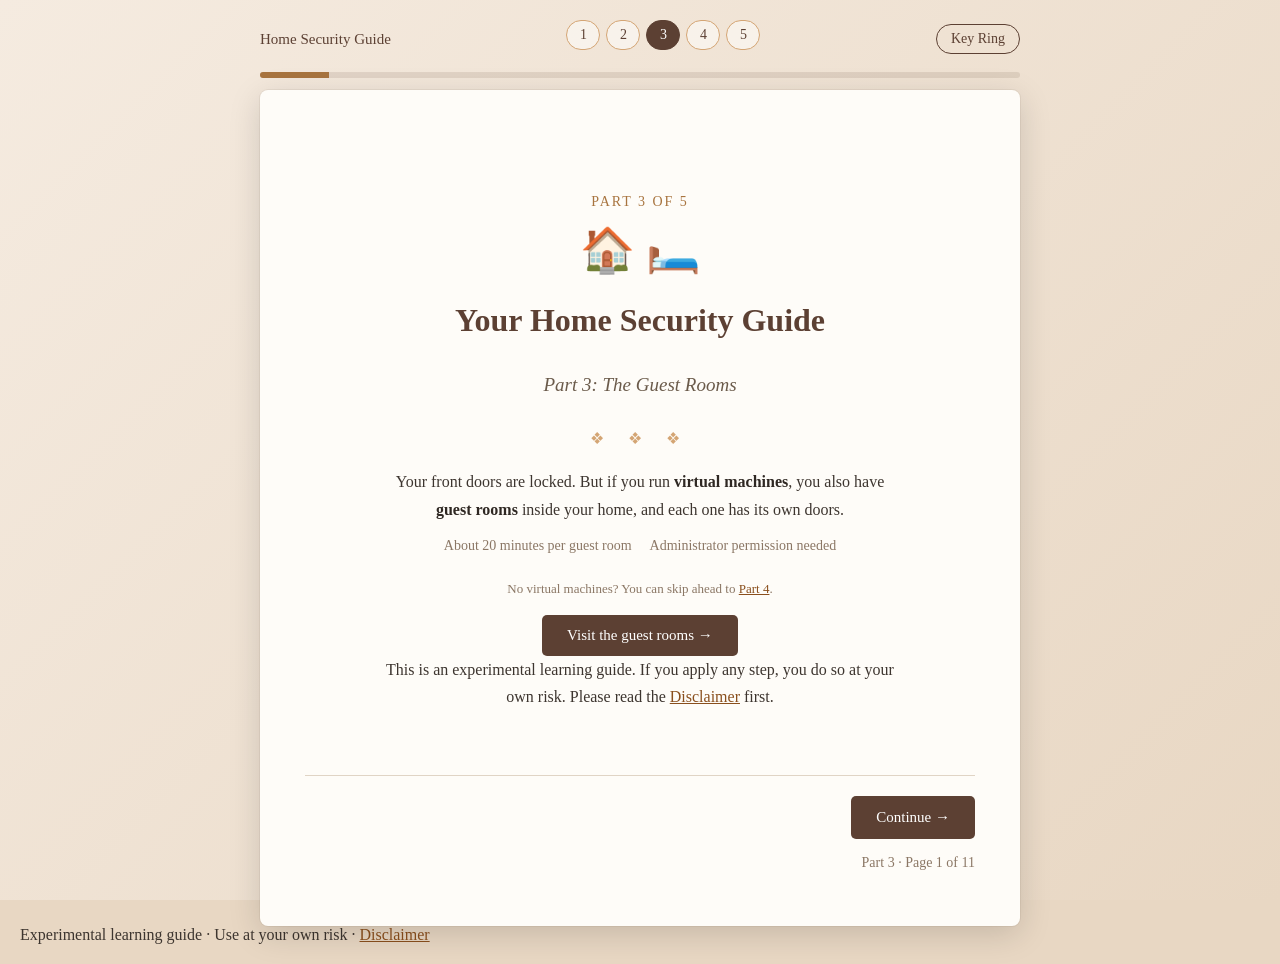
<file: part3.html>
<!DOCTYPE html>
<html lang="en">
<head>
<meta charset="UTF-8">
<meta name="viewport" content="width=device-width, initial-scale=1.0">
<title>Home Security Guide — Part 3: The Guest Rooms</title>
<meta property="og:title" content="Home Security Guide — Part 3: The Guest Rooms">
<meta name="description" content="Part 3 of 5: lock the firewall inside each virtual machine and remove port-forwarding rules you no longer use in Hyper-V and VirtualBox.">
<meta property="og:description" content="Part 3 of 5: lock the firewall inside each virtual machine and remove port-forwarding rules you no longer use in Hyper-V and VirtualBox.">
<meta property="og:type" content="website">
<link rel="icon" href="assets/favicon.svg" type="image/svg+xml">
<link rel="stylesheet" href="assets/guide.css">
</head>
<body>
<a class="skip-link" href="#main">Skip to the guide</a>
<header class="topbar">
  <a class="home" href="index.html">Home Security Guide</a>
  <nav aria-label="Parts of the guide">
    <ul class="part-dots">
      <li><a href="part1.html" aria-label="Part 1: The Security Walk">1</a></li>
      <li><a href="part2.html" aria-label="Part 2: Managing the Locks">2</a></li>
      <li><a href="part3.html" aria-current="page" aria-label="Part 3: The Guest Rooms">3</a></li>
      <li><a href="part4.html" aria-label="Part 4: Sealed Envelopes">4</a></li>
      <li><a href="part5.html" aria-label="Part 5: The Regular Patrol">5</a></li>
    </ul>
  </nav>
  <button class="keyring-btn" type="button">Key Ring</button>
</header>

<main id="main" class="book-container" data-next-href="part4.html" data-next-label="Go to Part 4">

  <!-- 1 Cover -->
  <section class="book-page" aria-label="Cover">
    <div class="cover-page">
      <p class="cover-kicker">Part 3 of 5</p>
      <div class="cover-decorator" aria-hidden="true">🏠 🛏️</div>
      <h1 class="cover-title">Your Home Security Guide</h1>
      <p class="cover-subtitle">Part 3: The Guest Rooms</p>
      <div class="decorative-line"></div>
      <p>Your front doors are locked. But if you run <strong>virtual machines</strong>, you also have <strong>guest rooms</strong> inside your home, and each one has its own doors.</p>
      <div class="meta-row"><span>About 20 minutes per guest room</span><span>Administrator permission needed</span></div>
      <p class="path-badge">No virtual machines? You can skip ahead to <a href="part4.html">Part 4</a>.</p>
      <button class="btn" type="button" data-action="next">Visit the guest rooms →</button>
      <p class="disclaimer-note">This is an experimental learning guide. If you apply any step, you do so at your own risk. Please read the <a href="disclaimer.html">Disclaimer</a> first.</p>
    </div>
  </section>

  <!-- 2 Metaphor -->
  <section class="book-page" aria-label="How guest rooms work">
    <h1>How Guest Rooms Work</h1>
    <div class="metaphor">
      <span class="tag">The house metaphor</span>
      <ul style="margin-bottom:0">
        <li>A <strong>guest room</strong> (virtual machine) is a separate computer running inside yours. It has <strong>its own doors and its own locks</strong>.</li>
        <li>The locks from Part 2 protect <strong>your</strong> doors. They don't lock the guest room's doors. Each guest room needs its own walk and its own locks.</li>
        <li>A <strong>hallway</strong> (port forwarding rule) leads visitors from one of your outside doors straight to a guest room door. Every hallway stays open until you remove it.</li>
        <li>The <strong>sealed wing</strong> is a virtual network only your guest rooms share. It's the safest place for testing (Part 5).</li>
      </ul>
    </div>
    <h2>What we'll do</h2>
    <ol>
      <li>Find out which guest-room program you use.</li>
      <li>Check how each guest room connects to the outside.</li>
      <li>Walk and lock each guest room from the inside.</li>
      <li>Find every hallway, log it, and remove the ones you no longer need.</li>
    </ol>
  </section>

  <!-- 3 Which tool -->
  <section class="book-page" aria-label="Step 1: Which guest room program">
    <h1>Step 1: Which Program Builds Your Guest Rooms?</h1>
    <p>Press the Windows key and type the names below. Whatever appears tells you what you have.</p>
    <div class="table-container">
      <table>
        <tr><th>Search for</th><th>Program</th><th>Works on</th></tr>
        <tr><td><strong>Hyper-V Manager</strong></td><td>Microsoft Hyper-V (built into Windows)</td><td>Windows 11 Pro and Enterprise only. It <a href="https://learn.microsoft.com/en-us/windows-server/virtualization/hyper-v/get-started/install-hyper-v" target="_blank" rel="noopener">can't be installed on Windows 11 Home</a>.</td></tr>
        <tr><td><strong>VirtualBox</strong></td><td>Oracle VirtualBox (separate download)</td><td>Windows 11 Home and Pro</td></tr>
      </table>
    </div>
    <p>This guide covers <strong>Hyper-V</strong> and <strong>VirtualBox</strong>. If you use something else, its own documentation will show where its network and port forwarding settings are. The ideas on these pages still apply.</p>
    <div class="note">Write down the <strong>name of every guest room</strong> (virtual machine) you see in Hyper-V Manager or VirtualBox. You'll need these names soon.</div>
  </section>

  <!-- 4 Connection types -->
  <section class="book-page" aria-label="Step 2: How each guest room connects">
    <h1>Step 2: How Does Each Guest Room Connect?</h1>
    <p>Each guest room's network setting decides who can reach its doors.</p>
    <div class="table-container">
      <table>
        <tr><th>Setting</th><th>In the house</th><th>Who can reach the guest room</th></tr>
        <tr><td>Hyper-V <strong>External</strong> switch · VirtualBox <strong>Bridged</strong></td><td>The guest room has its own door to the street</td><td>Other devices on your network, like any other computer</td></tr>
        <tr><td>Hyper-V <strong>Internal</strong> switch · VirtualBox <strong>Host-only</strong></td><td>The door opens only into your home</td><td>Your computer and other guest rooms on the same setting</td></tr>
        <tr><td>Hyper-V <strong>Private</strong> switch · VirtualBox <strong>Internal Network</strong></td><td>The <strong>sealed wing</strong></td><td>Only other guest rooms on the same network, not even your computer</td></tr>
        <tr><td>VirtualBox <strong>NAT</strong> (the default)</td><td>The guest shares your front door</td><td>Nobody from outside, <strong>unless you add a hallway</strong></td></tr>
      </table>
    </div>
    <h3>Check Hyper-V (Terminal (Admin))</h3>
    <div class="code" data-label="PowerShell — Admin"><pre>Get-VMSwitch | Format-Table Name, SwitchType -AutoSize
Get-VMNetworkAdapter -VMName * | Format-Table VMName, SwitchName, IPAddresses -AutoSize</pre></div>
    <h3>Check VirtualBox</h3>
    <p>Select a guest room → <strong>Settings</strong> → <strong>Network</strong>. Each enabled adapter shows <strong>Attached to</strong> (NAT, Bridged Adapter, Internal Network, Host-only Adapter, and so on).</p>
    <p>Sources: <a href="https://learn.microsoft.com/en-us/windows-server/virtualization/hyper-v/get-started/create-a-virtual-switch-for-hyper-v-virtual-machines" target="_blank" rel="noopener">Microsoft Learn, Hyper-V virtual switches</a>; <a href="https://docs.oracle.com/en/virtualization/virtualbox/7.2/user/networkingdetails.html" target="_blank" rel="noopener">Oracle VirtualBox networking modes</a>.</p>
  </section>

  <!-- 5 Walk inside -->
  <section class="book-page" aria-label="Step 3: Walk and lock each guest room">
    <h1>Step 3: Walk and Lock Each Guest Room</h1>
    <p>Start the guest room and sign in <strong>inside it</strong>. Everything on this page happens inside the guest, not on your own computer.</p>
    <h3>Windows guest rooms</h3>
    <ol>
      <li>Repeat the <a href="part1.html">Part 1 Security Walk</a> inside the guest.</li>
      <li>Repeat the <a href="part2.html">Part 2 locks</a> inside the guest, using the same <strong>Lock - </strong> names.</li>
      <li>Close the gate (<code class="inline">exit</code>) inside the guest when done.</li>
    </ol>
    <h3>Linux guest rooms (Ubuntu example)</h3>
    <p>List open doors and mail slots with the program behind each:</p>
    <div class="code" data-label="Ubuntu terminal"><pre>sudo ss -tulpn</pre></div>
    <p>Check the guest room's own locks (Ubuntu's built-in firewall, ufw):</p>
    <div class="code" data-label="Ubuntu terminal"><pre>sudo ufw status verbose</pre></div>
    <div class="note">If ufw says <strong>inactive</strong>, the guest room has no locks of its own. Ubuntu's ufw documentation explains how to turn it on. Before you do, allow any door you still need, such as SSH if you connect that way.</div>
    <div class="ok"><strong>Same rule in every room:</strong> a door bound to <code class="inline">127.0.0.1</code> is an inside door. A door on <code class="inline">0.0.0.0</code> or <code class="inline">[::]</code> (shown as <code class="inline">*</code> in ss) faces every side of the guest room.</div>
  </section>

  <!-- 6 Find hallways -->
  <section class="book-page" aria-label="Step 4: Find every hallway">
    <h1>Step 4: Find Every Hallway</h1>
    <h3>Hyper-V hallways (Terminal (Admin))</h3>
    <div class="code" data-label="PowerShell — Admin"><pre>Get-NetNat
Get-NetNatStaticMapping |
  Format-Table StaticMappingID, NatName, Protocol, ExternalPort, InternalIPAddress, InternalPort -AutoSize</pre></div>
    <p>Each line from <code class="inline">Get-NetNatStaticMapping</code> is one hallway: visitors who arrive at <strong>ExternalPort</strong> are walked to <strong>InternalIPAddress : InternalPort</strong> in a guest room. Source: <a href="https://learn.microsoft.com/en-us/powershell/module/netnat/get-netnatstaticmapping" target="_blank" rel="noopener">Microsoft Learn, Get-NetNatStaticMapping</a>.</p>
    <div class="ok"><strong>No output?</strong> You have no Hyper-V hallways of this kind. That's a good result.</div>
    <h3>VirtualBox hallways</h3>
    <p><strong>By clicking:</strong> select the guest room → <strong>Settings</strong> → <strong>Network</strong> → an adapter set to <strong>NAT</strong> → expand <strong>Advanced</strong> → <strong>Port Forwarding</strong>.</p>
    <p><strong>By command</strong> (standard Terminal on your computer; replace <em>VM name</em>):</p>
    <div class="code" data-label="PowerShell"><pre>&amp; "C:\Program Files\Oracle\VirtualBox\VBoxManage.exe" showvminfo "VM name" | findstr Rule</pre></div>
    <p>Each <strong>Rule</strong> line is one hallway, showing its name, host port (outside door), and guest port (guest room door).</p>
  </section>

  <!-- 7 Hallway log -->
  <section class="book-page" aria-label="Step 5: Log every hallway">
    <h1>Step 5: Log Every Hallway</h1>
    <p>For each hallway you found, decide: <strong>Keep</strong> (you use it now) or <strong>Remove</strong> (you don't). Record it here so nothing is forgotten.</p>
    <form id="hallway-form" class="logform" autocomplete="off">
      <label>Guest room<input name="room" placeholder="e.g. Lab-Server"></label>
      <label>Program<select name="tool"><option>Hyper-V</option><option>VirtualBox</option><option>Other</option></select></label>
      <label>Outside door<input name="outside" placeholder="e.g. TCP 2222"></label>
      <label>Guest door<input name="inside" placeholder="e.g. 22"></label>
      <label>Decision<select name="decision"><option>Remove</option><option>Keep</option></select></label>
      <button class="btn" type="submit">Add</button>
    </form>
    <div class="table-container">
      <table>
        <thead><tr><th>Guest room</th><th>Program</th><th>Outside door</th><th>Guest door</th><th>Decision</th><th><span class="sr-only">Actions</span></th></tr></thead>
        <tbody id="hallway-rows"></tbody>
      </table>
    </div>
    <p><button class="btn secondary" type="button" id="hallway-copy">Copy log as text</button></p>
    <div class="note">This log isn't saved when you leave the page. Copy it into your <strong>Security_Walk_Notes.txt</strong> file from Part 1.</div>
  </section>

  <!-- 8 Remove hallways -->
  <section class="book-page" aria-label="Step 6: Remove stale hallways">
    <h1>Step 6: Remove Stale Hallways</h1>
    <h3>Hyper-V (Terminal (Admin))</h3>
    <p>Use the <strong>StaticMappingID</strong> number from Step 4. This example removes hallway number 3:</p>
    <div class="code" data-label="PowerShell — Admin"><pre>Remove-NetNatStaticMapping -StaticMappingID 3</pre></div>
    <div class="warning"><strong>Always include the ID.</strong> Microsoft's documentation shows that <code class="inline">Remove-NetNatStaticMapping</code> with no ID <a href="https://learn.microsoft.com/en-us/powershell/module/netnat/remove-netnatstaticmapping" target="_blank" rel="noopener">removes every static mapping</a> on the computer.</div>
    <h3>VirtualBox</h3>
    <p><strong>By clicking:</strong> open the <strong>Port Forwarding</strong> window from Step 4, select the rule, click the remove (minus) button, then <strong>OK</strong>.</p>
    <p><strong>By command</strong>, replacing <em>VM name</em> and <em>rule name</em>. If the guest room is <strong>switched off</strong>:</p>
    <div class="code" data-label="PowerShell"><pre>&amp; "C:\Program Files\Oracle\VirtualBox\VBoxManage.exe" modifyvm "VM name" --natpf1 delete "rule name"</pre></div>
    <p>If the guest room is <strong>running</strong>:</p>
    <div class="code" data-label="PowerShell"><pre>&amp; "C:\Program Files\Oracle\VirtualBox\VBoxManage.exe" controlvm "VM name" natpf1 delete "rule name"</pre></div>
    <p><code class="inline">natpf1</code> means adapter 1. Use <code class="inline">natpf2</code> for adapter 2, and so on. Source: <a href="https://docs.oracle.com/en/virtualization/virtualbox/7.2/user/vboxmanage.html" target="_blank" rel="noopener">Oracle VBoxManage reference</a>.</p>
  </section>

  <!-- 9 Verify -->
  <section class="book-page" aria-label="Step 7: Verify">
    <h1>Step 7: Check the Hallways Are Gone</h1>
    <ol>
      <li>Run the Step 4 commands again. The hallways you removed should no longer be listed.</li>
      <li>On your own computer, check whether anything is still listening on the old outside door (replace 2222 with your port):</li>
    </ol>
    <div class="code" data-label="PowerShell"><pre>Get-NetTCPConnection -State Listen -LocalPort 2222 -ErrorAction SilentlyContinue</pre></div>
    <p><strong>No output</strong> means that outside door is closed.</p>
    <h3>Remove leftover locks or openings for removed hallways</h3>
    <p>If you ever added a firewall rule on your computer to let visitors into a hallway, remove that too. In <strong>wf.msc</strong> → <strong>Inbound Rules</strong>, find the rule by its name, right-click → <strong>Delete</strong>.</p>
    <div class="ok"><strong>Close the gate</strong> in every window you opened, on your computer and inside each guest room.</div>
  </section>

  <!-- 10 Summary -->
  <section class="book-page" aria-label="Summary">
    <h1>Part 3 Complete</h1>
    <ul class="checklist" style="margin-left:0">
      <li><span aria-hidden="true">✓</span><span>Identified your guest-room program and every guest room</span></li>
      <li><span aria-hidden="true">✓</span><span>Checked how each guest room connects to the outside</span></li>
      <li><span aria-hidden="true">✓</span><span>Walked and locked each guest room from the inside</span></li>
      <li><span aria-hidden="true">✓</span><span>Logged every hallway and removed the ones you don't use</span></li>
      <li><span aria-hidden="true">✓</span><span>Confirmed the old outside doors are closed</span></li>
    </ul>
    <h2>Next: Part 4, Sealed Envelopes</h2>
    <p>Locks decide <em>who</em> can reach a door. Part 4 makes sure that what's said through the doors you keep open is sealed (encrypted).</p>
    <h3>Sources</h3>
    <ul class="sources">
      <li>Microsoft Learn, install Hyper-V (edition requirements): <a href="https://learn.microsoft.com/en-us/windows-server/virtualization/hyper-v/get-started/install-hyper-v" target="_blank" rel="noopener">https://learn.microsoft.com/en-us/windows-server/virtualization/hyper-v/get-started/install-hyper-v</a></li>
      <li>Microsoft Learn, Hyper-V virtual switches: <a href="https://learn.microsoft.com/en-us/windows-server/virtualization/hyper-v/get-started/create-a-virtual-switch-for-hyper-v-virtual-machines" target="_blank" rel="noopener">https://learn.microsoft.com/en-us/windows-server/virtualization/hyper-v/get-started/create-a-virtual-switch-for-hyper-v-virtual-machines</a></li>
      <li>Microsoft Learn, Get-NetNatStaticMapping: <a href="https://learn.microsoft.com/en-us/powershell/module/netnat/get-netnatstaticmapping" target="_blank" rel="noopener">https://learn.microsoft.com/en-us/powershell/module/netnat/get-netnatstaticmapping</a></li>
      <li>Microsoft Learn, Remove-NetNatStaticMapping: <a href="https://learn.microsoft.com/en-us/powershell/module/netnat/remove-netnatstaticmapping" target="_blank" rel="noopener">https://learn.microsoft.com/en-us/powershell/module/netnat/remove-netnatstaticmapping</a></li>
      <li>Oracle VirtualBox networking modes: <a href="https://docs.oracle.com/en/virtualization/virtualbox/7.2/user/networkingdetails.html" target="_blank" rel="noopener">https://docs.oracle.com/en/virtualization/virtualbox/7.2/user/networkingdetails.html</a></li>
      <li>Oracle VBoxManage reference: <a href="https://docs.oracle.com/en/virtualization/virtualbox/7.2/user/vboxmanage.html" target="_blank" rel="noopener">https://docs.oracle.com/en/virtualization/virtualbox/7.2/user/vboxmanage.html</a></li>
    </ul>
  </section>

  <section class="book-page comments-page" aria-label="Questions and comments">
    <h1>Questions and Comments</h1>
    <p>Did a step in Part 3 match your screen? Was something unclear? Share what worked, what didn't, or an idea to make this part better.</p>
    <div class="warning"><strong>Keep your home private:</strong> comments are public. Never post passwords, recovery codes, your public IP address, router or Wi-Fi details, or full command output from your PC. Describe the part, the page number, and what you saw instead.</div>
    <p class="fine-print">Commenting needs a free GitHub account. Comments are stored in this guide's public GitHub Discussions, where the maintainer can moderate them.</p>
    <div class="giscus"></div>
  </section>

</main>
<footer class="site-footer">Experimental learning guide · Use at your own risk · <a href="disclaimer.html">Disclaimer</a></footer>
<script src="assets/site-config.js"></script>
<script src="assets/guide.js"></script>
</body>
</html>
</file>
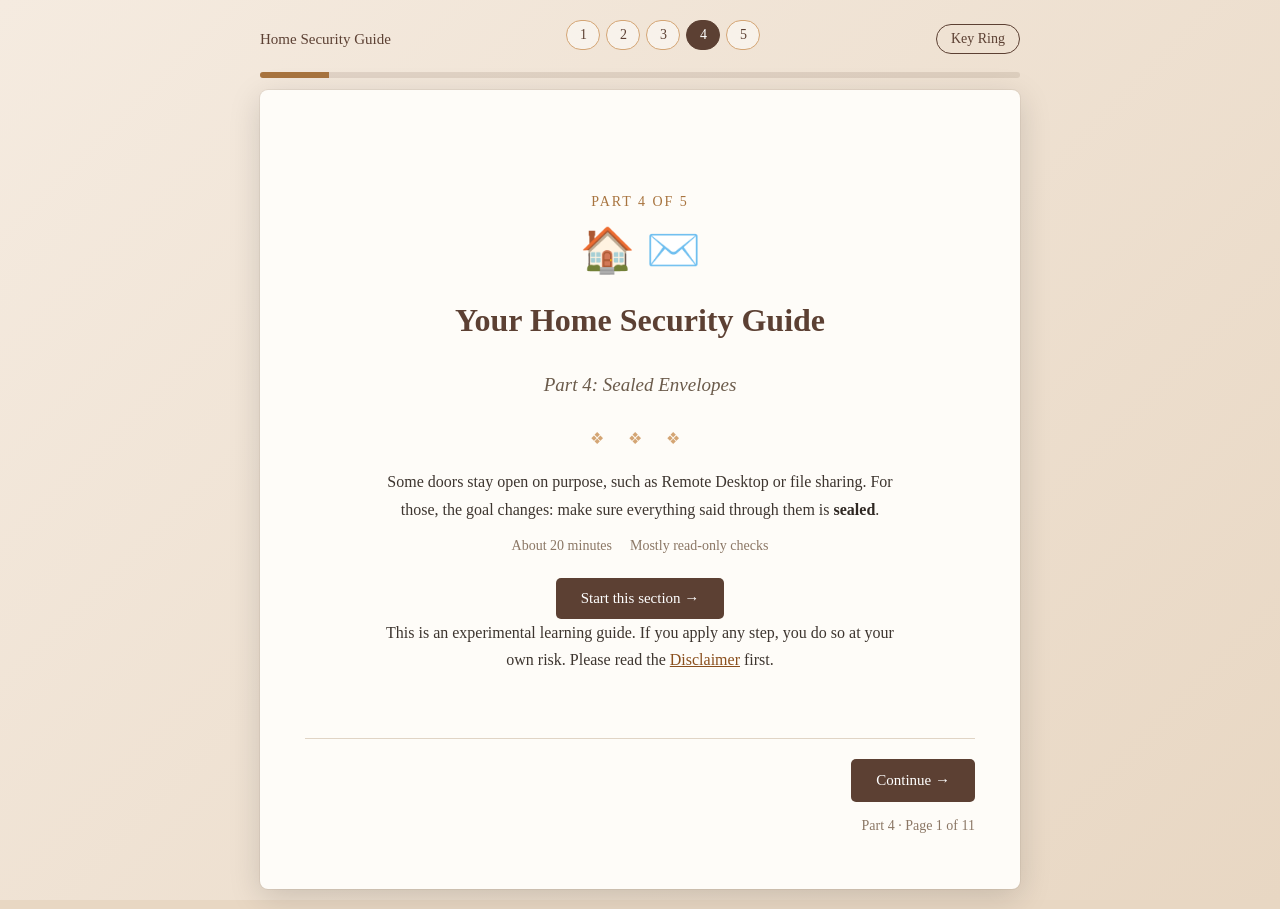
<file: part4.html>
<!DOCTYPE html>
<html lang="en">
<head>
<meta charset="UTF-8">
<meta name="viewport" content="width=device-width, initial-scale=1.0">
<title>Home Security Guide — Part 4: Sealed Envelopes</title>
<meta property="og:title" content="Home Security Guide — Part 4: Sealed Envelopes">
<meta name="description" content="Part 4 of 5: check that the doors you keep open use encryption (TLS), and tighten Remote Desktop and remote PowerShell.">
<meta property="og:description" content="Part 4 of 5: check that the doors you keep open use encryption (TLS), and tighten Remote Desktop and remote PowerShell.">
<meta property="og:type" content="website">
<link rel="icon" href="assets/favicon.svg" type="image/svg+xml">
<link rel="stylesheet" href="assets/guide.css">
</head>
<body>
<a class="skip-link" href="#main">Skip to the guide</a>
<header class="topbar">
  <a class="home" href="index.html">Home Security Guide</a>
  <nav aria-label="Parts of the guide">
    <ul class="part-dots">
      <li><a href="part1.html" aria-label="Part 1: The Security Walk">1</a></li>
      <li><a href="part2.html" aria-label="Part 2: Managing the Locks">2</a></li>
      <li><a href="part3.html" aria-label="Part 3: The Guest Rooms">3</a></li>
      <li><a href="part4.html" aria-current="page" aria-label="Part 4: Sealed Envelopes">4</a></li>
      <li><a href="part5.html" aria-label="Part 5: The Regular Patrol">5</a></li>
    </ul>
  </nav>
  <button class="keyring-btn" type="button">Key Ring</button>
</header>

<main id="main" class="book-container" data-next-href="part5.html" data-next-label="Go to Part 5">

  <!-- 1 Cover -->
  <section class="book-page" aria-label="Cover">
    <div class="cover-page">
      <p class="cover-kicker">Part 4 of 5</p>
      <div class="cover-decorator" aria-hidden="true">🏠 ✉️</div>
      <h1 class="cover-title">Your Home Security Guide</h1>
      <p class="cover-subtitle">Part 4: Sealed Envelopes</p>
      <div class="decorative-line"></div>
      <p>Some doors stay open on purpose, such as Remote Desktop or file sharing. For those, the goal changes: make sure everything said through them is <strong>sealed</strong>.</p>
      <div class="meta-row"><span>About 20 minutes</span><span>Mostly read-only checks</span></div>
      <button class="btn" type="button" data-action="next">Start this section →</button>
      <p class="disclaimer-note">This is an experimental learning guide. If you apply any step, you do so at your own risk. Please read the <a href="disclaimer.html">Disclaimer</a> first.</p>
    </div>
  </section>

  <!-- 2 Metaphor -->
  <section class="book-page" aria-label="How sealed envelopes work">
    <h1>Locks and Envelopes</h1>
    <div class="metaphor">
      <span class="tag">The house metaphor</span>
      <ul style="margin-bottom:0">
        <li>A <strong>lock</strong> (Parts 2 and 3) decides <strong>who</strong> can reach a door.</li>
        <li>A <strong>postcard</strong> (unencrypted traffic) can be read by anyone it passes on the way.</li>
        <li>A <strong>sealed envelope</strong> (TLS encryption) keeps the message private and shows if anyone tampered with it.</li>
        <li>An <strong>ID badge</strong> (certificate) proves the computer answering really is the one you meant to reach.</li>
      </ul>
    </div>
    <p>You need both. A locked door with a household key still lets your home devices in, and what they say should be sealed.</p>
    <h2>What we'll check</h2>
    <ol>
      <li>Which talking doors are open on this PC</li>
      <li>Remote Desktop (door 3389)</li>
      <li>File sharing (door 445)</li>
      <li>Envelope strength (TLS versions)</li>
      <li>Any server app you installed yourself</li>
    </ol>
  </section>

  <!-- 3 Inventory -->
  <section class="book-page" aria-label="Step 1: Find the talking doors">
    <h1>Step 1: Find the Talking Doors</h1>
    <p>Open a standard <strong>Terminal</strong> (the visitor pass) and check the doors that usually carry conversations:</p>
    <div class="code" data-label="PowerShell"><pre>Get-NetTCPConnection -State Listen -LocalPort 80,443,445,3389,5985,5986 -ErrorAction SilentlyContinue |
  Sort-Object LocalPort |
  Format-Table LocalAddress, LocalPort, OwningProcess -AutoSize</pre></div>
    <div class="table-container">
      <table>
        <tr><th>Door</th><th>Usually</th><th>Go to</th></tr>
        <tr><td>3389</td><td>Remote Desktop</td><td>Step 2</td></tr>
        <tr><td>445</td><td>File sharing (SMB)</td><td>Step 3</td></tr>
        <tr><td>80, 443</td><td>A web server or app you installed</td><td>Step 5</td></tr>
        <tr><td>5985, 5986</td><td>PowerShell remote management (WinRM)</td><td>See below</td></tr>
      </table>
    </div>
    <p><strong>No output</strong> means none of these doors are open. Read the pages anyway so you know what to check if one appears later.</p>
    <div class="note"><strong>About 5985 and 5986:</strong> Microsoft says Windows Server is enabled for PowerShell remoting by default, but other Windows computers, such as Windows 11 PCs, <a href="https://learn.microsoft.com/en-us/powershell/module/microsoft.powershell.core/about/about_remote_requirements" target="_blank" rel="noopener">must have remoting turned on</a> before they accept remote connections. If either door appears and you didn't set up remote management on purpose, write it down and ask whoever manages this PC. If this is a work PC, ask your IT department.</div>
  </section>

  <!-- 4 RDP -->
  <section class="book-page" aria-label="Step 2: Remote Desktop">
    <h1>Step 2: The Remote Desktop Door (3389)</h1>
    <p>Windows 11 Home can't accept Remote Desktop visitors. Only Pro and Enterprise editions can. On Home, you can skip this page.</p>
    <h3>Check the setting</h3>
    <ol>
      <li>Open <span class="highlight">Settings</span> → <span class="highlight">System</span> → <span class="highlight">Remote Desktop</span>.</li>
      <li><strong>Don't use it?</strong> Turn <strong>Remote Desktop</strong> to <strong>Off</strong>. That closes door 3389.</li>
      <li><strong>Do use it?</strong> Make sure <strong>Require devices to use Network Level Authentication to connect</strong> is turned on. Microsoft <a href="http://learn.microsoft.com/en-us/windows/client-management/client-tools/connect-to-remote-aadj-pc" target="_blank" rel="noopener">recommends this option</a>.</li>
    </ol>
    <div class="metaphor"><span class="tag">The house metaphor</span><strong>Network Level Authentication</strong> is an ID check at the gate. Visitors must prove who they are before the door even opens.</div>
    <h3>Confirm the envelope (read-only)</h3>
    <div class="code" data-label="PowerShell"><pre>Get-ItemProperty 'HKLM:\SYSTEM\CurrentControlSet\Control\Terminal Server\WinStations\RDP-Tcp' |
  Select-Object SecurityLayer, UserAuthentication</pre></div>
    <div class="table-container">
      <table>
        <tr><th>Value</th><th>Meaning</th></tr>
        <tr><td>SecurityLayer <strong>2</strong></td><td>TLS is used to set up the connection (sealed envelope)</td></tr>
        <tr><td>SecurityLayer <strong>1</strong></td><td>Negotiate: client and server agree on the method (the Windows default)</td></tr>
        <tr><td>SecurityLayer <strong>0</strong></td><td>Older RDP security, not TLS</td></tr>
        <tr><td>UserAuthentication <strong>1</strong></td><td>Network Level Authentication is required</td></tr>
      </table>
    </div>
    <p>Source: <a href="https://learn.microsoft.com/en-us/windows-hardware/customize/desktop/unattend/microsoft-windows-terminalservices-rdp-winstationextensions-securitylayer" target="_blank" rel="noopener">Microsoft Learn, SecurityLayer</a>.</p>
  </section>

  <!-- 5 RDP household key -->
  <section class="book-page" aria-label="Remote Desktop household key">
    <h1>Remote Desktop: Give It a Household Key</h1>
    <p>If you keep Remote Desktop on, limit it to devices on your home network. This uses the same household key as Part 2.</p>
    <ol>
      <li>Open the security desk: <span class="highlight">Windows + R</span> → <span class="highlight">wf.msc</span> → <strong>Yes</strong>.</li>
      <li>Select <strong>Inbound Rules</strong> and find <strong>Remote Desktop - User Mode (TCP-In)</strong>.</li>
      <li>Double-click it → <strong>Scope</strong> tab → under <strong>Remote IP address</strong>, choose <strong>These IP addresses</strong> → <strong>Add...</strong></li>
      <li>Choose <strong>Predefined set of computers</strong> → <strong>Local subnet</strong> → <strong>OK</strong> → <strong>OK</strong>.</li>
      <li>Repeat for <strong>Remote Desktop - User Mode (UDP-In)</strong>.</li>
    </ol>
    <div class="warning"><strong>Remote Desktop over the internet:</strong> this guide doesn't cover opening Remote Desktop to the internet (for example, with port forwarding on your router). If you need access from outside your home, use a secure method your router or VPN provider documents, and don't create a router hallway straight to door 3389.</div>
  </section>

  <!-- 6 SMB -->
  <section class="book-page" aria-label="Step 3: File sharing">
    <h1>Step 3: The File-Sharing Door (445)</h1>
    <p class="path-badge">Your path from Part 2: <span data-path-label>not chosen yet</span></p>
    <h3>Everyone: check for the old postcard protocol</h3>
    <div class="code" data-label="PowerShell"><pre>Get-SmbServerConfiguration | Format-List EnableSMB1Protocol, EncryptData</pre></div>
    <ul>
      <li><strong>EnableSMB1Protocol : False</strong> is what you want. SMB1 is the old version of file sharing. Microsoft's guide <a href="https://learn.microsoft.com/en-us/windows-server/storage/file-server/troubleshoot/detect-enable-and-disable-smbv1-v2-v3" target="_blank" rel="noopener">explains how to detect and disable it</a>.</li>
      <li><strong>EncryptData : False</strong> means Windows doesn't require every file-sharing conversation to be sealed.</li>
    </ul>
    <div class="path-only path-A ok"><strong>Path A:</strong> your Part 2 locks already stop visitors at door 445 on every network. No further change is needed.</div>
    <div class="path-only path-B">
      <h3>Path B: seal every file-sharing envelope (optional)</h3>
      <p>In <strong>Terminal (Admin)</strong>:</p>
      <div class="code" data-label="PowerShell — Admin"><pre>Set-SmbServerConfiguration -EncryptData $true</pre></div>
      <p>Type <strong>Y</strong> if asked to confirm. Devices that only support older file-sharing versions won't be able to connect after this. To undo:</p>
      <div class="code" data-label="PowerShell — Admin"><pre>Set-SmbServerConfiguration -EncryptData $false</pre></div>
    </div>
    <div class="path-unset note">Choose your path in <a href="part2.html#page-4">Part 2, Step 2</a> to see the matching instructions here.</div>
  </section>

  <!-- 7 TLS versions -->
  <section class="book-page" aria-label="Step 4: Envelope strength">
    <h1>Step 4: Envelope Strength (TLS Versions)</h1>
    <p>TLS 1.0 and 1.1 are old, weak envelopes. Microsoft says that starting with Windows 11 Insider Preview builds in September 2023, and <a href="https://learn.microsoft.com/en-us/windows/whats-new/deprecated-features-resources" target="_blank" rel="noopener">continuing in future Windows releases</a>, they are disabled by default.</p>
    <h3>Check what your PC has been told (read-only)</h3>
    <div class="code" data-label="PowerShell"><pre>Get-ChildItem 'HKLM:\SYSTEM\CurrentControlSet\Control\SecurityProviders\SCHANNEL\Protocols' -Recurse -ErrorAction SilentlyContinue |
  ForEach-Object { [pscustomobject]@{ Protocol = $_.PSParentPath.Split('\')[-1]; Side = $_.PSChildName; Enabled = $_.GetValue('Enabled') } } |
  Where-Object { $_.Side -in 'Client','Server' } | Format-Table -AutoSize</pre></div>
    <div class="table-container">
      <table>
        <tr><th>You see</th><th>Meaning</th></tr>
        <tr><td>Nothing, or no Enabled value</td><td>No override. Windows uses its built-in defaults.</td></tr>
        <tr><td>TLS 1.0 or TLS 1.1, <strong>Enabled 1</strong></td><td>Something turned the old envelopes back on</td></tr>
        <tr><td>TLS 1.0 or TLS 1.1, <strong>Enabled 0</strong></td><td>Old envelopes are switched off</td></tr>
      </table>
    </div>
    <div class="warning"><strong>If TLS 1.0 or 1.1 shows Enabled 1:</strong> an app on this PC may have needed it. Write down the result and check with whoever set up the PC or the app's maker before changing it.</div>
  </section>

  <!-- 8 TLS optional disable -->
  <section class="book-page" aria-label="Turning off old envelopes">
    <h1>Optional: Turn Off the Old Envelopes</h1>
    <p>Only do this if Step 4 showed TLS 1.0 or 1.1 with <strong>Enabled 1</strong> on the <strong>Server</strong> side, and you've confirmed nothing needs them. It affects visitors connecting <em>to</em> this PC.</p>
    <p>In <strong>Terminal (Admin)</strong>:</p>
    <div class="code" data-label="PowerShell — Admin"><pre>reg add "HKLM\SYSTEM\CurrentControlSet\Control\SecurityProviders\SCHANNEL\Protocols\TLS 1.0\Server" /v Enabled /t REG_DWORD /d 0 /f
reg add "HKLM\SYSTEM\CurrentControlSet\Control\SecurityProviders\SCHANNEL\Protocols\TLS 1.1\Server" /v Enabled /t REG_DWORD /d 0 /f</pre></div>
    <p>Microsoft's <a href="https://learn.microsoft.com/en-us/windows-server/security/tls/tls-registry-settings" target="_blank" rel="noopener">TLS registry settings</a> page says setting <strong>Enabled</strong> to <strong>0</strong> disables a protocol version, and that apps or services may need a restart to pick it up. Restart your PC so every service picks it up.</p>
    <h3>To undo</h3>
    <p>Delete the values you added. Windows then goes back to its defaults:</p>
    <div class="code" data-label="PowerShell — Admin"><pre>reg delete "HKLM\SYSTEM\CurrentControlSet\Control\SecurityProviders\SCHANNEL\Protocols\TLS 1.0\Server" /v Enabled /f
reg delete "HKLM\SYSTEM\CurrentControlSet\Control\SecurityProviders\SCHANNEL\Protocols\TLS 1.1\Server" /v Enabled /f</pre></div>
    <p>Then restart again. Close the gate with <code class="inline">exit</code>.</p>
  </section>

  <!-- 9 App servers -->
  <section class="book-page" aria-label="Step 5: Apps you installed">
    <h1>Step 5: Server Apps You Installed</h1>
    <p>If Step 1 showed doors 80, 443, or any other door that belongs to a program you installed (a media server, game server, or web app):</p>
    <ol>
      <li>Open that app's settings or documentation and look for <strong>HTTPS</strong>, <strong>TLS</strong>, or <strong>SSL</strong>.</li>
      <li>Turn it on and give it a certificate (ID badge), following the app maker's instructions.</li>
      <li>Turn off the unencrypted option (often door 80) if the app allows it.</li>
      <li>Give the app's firewall rule a household key, as in Part 2, Step 7.</li>
    </ol>
    <h3>Check which envelope a door uses</h3>
    <p>This read-only check connects to a door and reports the TLS version. Try it first with a public site, then replace both names with your app's address:</p>
    <div class="code" data-label="PowerShell"><pre>$name = 'www.microsoft.com'
$tcp  = New-Object System.Net.Sockets.TcpClient($name, 443)
$ssl  = New-Object System.Net.Security.SslStream($tcp.GetStream())
$ssl.AuthenticateAsClient($name)
"Envelope: " + $ssl.SslProtocol
$ssl.Dispose(); $tcp.Dispose()</pre></div>
    <p>You should see <strong>Tls12</strong> or <strong>Tls13</strong>. An error on the <code class="inline">AuthenticateAsClient</code> line usually means the ID badge isn't trusted by this PC (for example, a self-signed certificate) or the door doesn't use TLS.</p>
  </section>

  <!-- 10 Summary -->
  <section class="book-page" aria-label="Summary">
    <h1>Part 4 Complete</h1>
    <ul class="checklist" style="margin-left:0">
      <li><span aria-hidden="true">✓</span><span>Found which talking doors are open</span></li>
      <li><span aria-hidden="true">✓</span><span>Turned Remote Desktop off, or required ID at the gate (NLA) and gave it a household key</span></li>
      <li><span aria-hidden="true">✓</span><span>Confirmed SMB1 is off<span class="path-only path-B">, and optionally sealed every file-sharing envelope</span></span></li>
      <li><span aria-hidden="true">✓</span><span>Checked TLS versions without changing anything by default</span></li>
      <li><span aria-hidden="true">✓</span><span>Knew how to check which envelope a door uses</span></li>
    </ul>
    <h2>Next: Part 5, The Regular Patrol</h2>
    <p>Everything you've done so far can drift as you install apps and run tests. Part 5 sets up a regular, read-only patrol with a dated logbook.</p>
    <h3>Sources</h3>
    <ul class="sources">
      <li>Microsoft, set up Remote Desktop (Pro required): <a href="https://www.microsoft.com/en-us/microsoft-365/business-insights-ideas/resources/set-up-and-configure-remote-desktop" target="_blank" rel="noopener">https://www.microsoft.com/en-us/microsoft-365/business-insights-ideas/resources/set-up-and-configure-remote-desktop</a></li>
      <li>Microsoft Learn, Remote Desktop and Network Level Authentication: <a href="http://learn.microsoft.com/en-us/windows/client-management/client-tools/connect-to-remote-aadj-pc" target="_blank" rel="noopener">http://learn.microsoft.com/en-us/windows/client-management/client-tools/connect-to-remote-aadj-pc</a></li>
      <li>Microsoft Learn, SecurityLayer: <a href="https://learn.microsoft.com/en-us/windows-hardware/customize/desktop/unattend/microsoft-windows-terminalservices-rdp-winstationextensions-securitylayer" target="_blank" rel="noopener">https://learn.microsoft.com/en-us/windows-hardware/customize/desktop/unattend/microsoft-windows-terminalservices-rdp-winstationextensions-securitylayer</a></li>
      <li>Microsoft Learn, PowerShell remoting requirements: <a href="https://learn.microsoft.com/en-us/powershell/module/microsoft.powershell.core/about/about_remote_requirements" target="_blank" rel="noopener">https://learn.microsoft.com/en-us/powershell/module/microsoft.powershell.core/about/about_remote_requirements</a></li>
      <li>Microsoft Learn, Get-SmbServerConfiguration: <a href="https://learn.microsoft.com/en-us/powershell/module/smbshare/get-smbserverconfiguration" target="_blank" rel="noopener">https://learn.microsoft.com/en-us/powershell/module/smbshare/get-smbserverconfiguration</a></li>
      <li>Microsoft Learn, detect and disable SMBv1: <a href="https://learn.microsoft.com/en-us/windows-server/storage/file-server/troubleshoot/detect-enable-and-disable-smbv1-v2-v3" target="_blank" rel="noopener">https://learn.microsoft.com/en-us/windows-server/storage/file-server/troubleshoot/detect-enable-and-disable-smbv1-v2-v3</a></li>
      <li>Microsoft Learn, TLS 1.0/1.1 disablement: <a href="https://learn.microsoft.com/en-us/windows/whats-new/deprecated-features-resources" target="_blank" rel="noopener">https://learn.microsoft.com/en-us/windows/whats-new/deprecated-features-resources</a></li>
      <li>Microsoft Learn, TLS registry settings: <a href="https://learn.microsoft.com/en-us/windows-server/security/tls/tls-registry-settings" target="_blank" rel="noopener">https://learn.microsoft.com/en-us/windows-server/security/tls/tls-registry-settings</a></li>
    </ul>
  </section>

  <section class="book-page comments-page" aria-label="Questions and comments">
    <h1>Questions and Comments</h1>
    <p>Did a step in Part 4 match your screen? Was something unclear? Share what worked, what didn't, or an idea to make this part better.</p>
    <div class="warning"><strong>Keep your home private:</strong> comments are public. Never post passwords, recovery codes, your public IP address, router or Wi-Fi details, or full command output from your PC. Describe the part, the page number, and what you saw instead.</div>
    <p class="fine-print">Commenting needs a free GitHub account. Comments are stored in this guide's public GitHub Discussions, where the maintainer can moderate them.</p>
    <div class="giscus"></div>
  </section>

</main>
<script src="assets/site-config.js"></script>
<script src="assets/guide.js"></script>
</body>
</html>
</file>
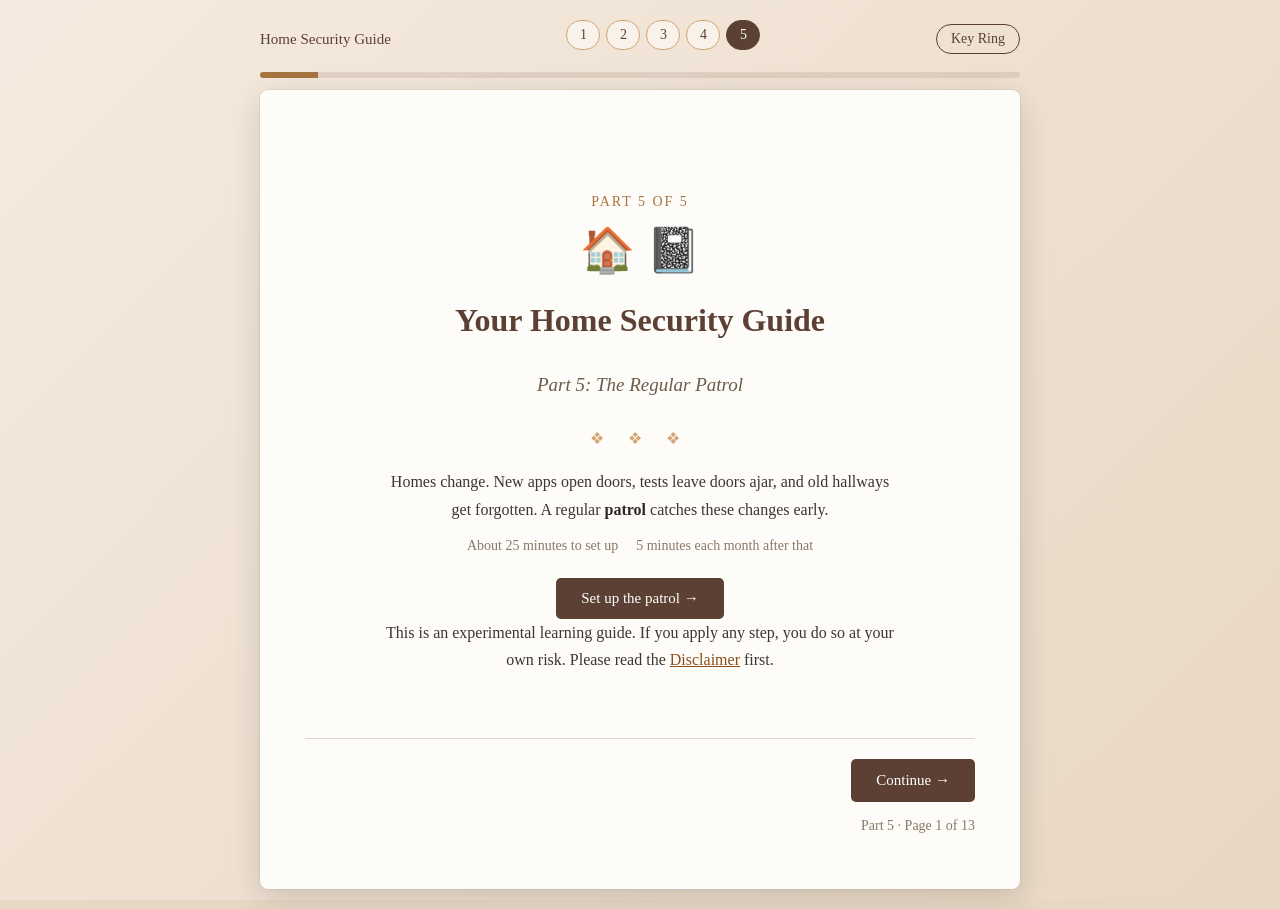
<file: part5.html>
<!DOCTYPE html>
<html lang="en">
<head>
<meta charset="UTF-8">
<meta name="viewport" content="width=device-width, initial-scale=1.0">
<title>Home Security Guide — Part 5: The Regular Patrol</title>
<meta property="og:title" content="Home Security Guide — Part 5: The Regular Patrol">
<meta name="description" content="Part 5 of 5: a read-only logbook script, a four-week schedule, safe temporary test doors, and a repeatable patrol checklist.">
<meta property="og:description" content="Part 5 of 5: a read-only logbook script, a four-week schedule, safe temporary test doors, and a repeatable patrol checklist.">
<meta property="og:type" content="website">
<link rel="icon" href="assets/favicon.svg" type="image/svg+xml">
<link rel="stylesheet" href="assets/guide.css">
</head>
<body>
<a class="skip-link" href="#main">Skip to the guide</a>
<header class="topbar">
  <a class="home" href="index.html">Home Security Guide</a>
  <nav aria-label="Parts of the guide">
    <ul class="part-dots">
      <li><a href="part1.html" aria-label="Part 1: The Security Walk">1</a></li>
      <li><a href="part2.html" aria-label="Part 2: Managing the Locks">2</a></li>
      <li><a href="part3.html" aria-label="Part 3: The Guest Rooms">3</a></li>
      <li><a href="part4.html" aria-label="Part 4: Sealed Envelopes">4</a></li>
      <li><a href="part5.html" aria-current="page" aria-label="Part 5: The Regular Patrol">5</a></li>
    </ul>
  </nav>
  <button class="keyring-btn" type="button">Key Ring</button>
</header>

<main id="main" class="book-container" data-next-href="index.html" data-next-label="Back to the guide home">

  <!-- 1 Cover -->
  <section class="book-page" aria-label="Cover">
    <div class="cover-page">
      <p class="cover-kicker">Part 5 of 5</p>
      <div class="cover-decorator" aria-hidden="true">🏠 📓</div>
      <h1 class="cover-title">Your Home Security Guide</h1>
      <p class="cover-subtitle">Part 5: The Regular Patrol</p>
      <div class="decorative-line"></div>
      <p>Homes change. New apps open doors, tests leave doors ajar, and old hallways get forgotten. A regular <strong>patrol</strong> catches these changes early.</p>
      <div class="meta-row"><span>About 25 minutes to set up</span><span>5 minutes each month after that</span></div>
      <button class="btn" type="button" data-action="next">Set up the patrol →</button>
      <p class="disclaimer-note">This is an experimental learning guide. If you apply any step, you do so at your own risk. Please read the <a href="disclaimer.html">Disclaimer</a> first.</p>
    </div>
  </section>

  <!-- 2 Metaphor -->
  <section class="book-page" aria-label="How the patrol works">
    <h1>How the Patrol Works</h1>
    <div class="metaphor">
      <span class="tag">The house metaphor</span>
      <ul style="margin-bottom:0">
        <li>The <strong>patrol</strong> is a regular walk through your home with a flashlight. It only looks and changes nothing.</li>
        <li>The <strong>logbook</strong> is a dated text file the patrol writes, so you can compare this month with last month.</li>
        <li>A <strong>temporary test door</strong> is a short-lived opening for testing. It's always named "TEMP - ", used only in the sealed wing or on your home network, and removed the same day.</li>
      </ul>
    </div>
    <h2>What we'll set up</h2>
    <ol>
      <li>A read-only patrol script that writes a logbook</li>
      <li>A schedule that runs it every four weeks</li>
      <li>A way to compare two logbooks</li>
      <li>A safe routine for temporary test doors</li>
      <li>A monthly checklist</li>
    </ol>
  </section>

  <!-- 3 Create script -->
  <section class="book-page" aria-label="Step 1: Create the patrol script">
    <h1>Step 1: Create the Patrol Script</h1>
    <p>Open a standard <strong>Terminal</strong> and create a folder for the patrol:</p>
    <div class="code" data-label="PowerShell"><pre>New-Item -ItemType Directory -Path "$env:USERPROFILE\SecurityPatrol" -Force
notepad "$env:USERPROFILE\SecurityPatrol\Patrol.ps1"</pre></div>
    <p>If Notepad asks whether to create a new file, select <strong>Yes</strong>. Copy the script on the next page into Notepad, then save it with <span class="highlight">Ctrl + S</span>.</p>
    <div class="note"><strong>Why this folder?</strong> <code class="inline">$env:USERPROFILE</code> is your own user folder (for example, C:\Users\YourName). It isn't moved by OneDrive the way Documents or Desktop sometimes are, so the schedule always finds the script.</div>
    <div class="ok"><strong>The script is read-only.</strong> Every command in it starts with <strong>Get-</strong>, which only reads information. The only thing it writes is the logbook file.</div>
  </section>

  <!-- 4 Script -->
  <section class="book-page" aria-label="The patrol script">
    <h1>The Patrol Script</h1>
    <div class="code" data-label="Patrol.ps1"><pre># Patrol.ps1 - Home Security Guide, Part 5
# Read-only: this script only looks and writes a logbook. It changes nothing.

$folder = $PSScriptRoot
$stamp  = Get-Date -Format 'yyyy-MM-dd_HHmm'
$log    = Join-Path $folder "Patrol_$stamp.txt"

function Add-Section {
    param([string]$Title, $Data)
    "`r`n=== $Title ===" | Out-File -FilePath $log -Append -Encoding utf8
    if ($Data) { $Data | Out-String -Width 250 | Out-File -FilePath $log -Append -Encoding utf8 }
    else       { '(none found)' | Out-File -FilePath $log -Append -Encoding utf8 }
}

$program = @{ Name = 'Program'; Expression = { (Get-Process -Id $_.OwningProcess -ErrorAction SilentlyContinue).ProcessName } }

"Patrol run: $(Get-Date)   Computer: $env:COMPUTERNAME" | Out-File -FilePath $log -Encoding utf8

Add-Section 'Open doors (TCP LISTENING) - Part 1' (Get-NetTCPConnection -State Listen -ErrorAction SilentlyContinue |
    Sort-Object LocalPort, LocalAddress | Select-Object LocalAddress, LocalPort, $program | Format-Table -AutoSize)

Add-Section 'House type (network profile) - Part 2' (Get-NetConnectionProfile -ErrorAction SilentlyContinue |
    Select-Object Name, InterfaceAlias, NetworkCategory | Format-Table -AutoSize)

Add-Section 'My locks (Lock - rules) - Part 2' (Get-NetFirewallRule -DisplayName 'Lock - *' -ErrorAction SilentlyContinue |
    Sort-Object DisplayName | Select-Object DisplayName, Enabled, Action, Profile | Format-Table -AutoSize)

Add-Section 'Temporary test doors (TEMP - rules) - should be none' (Get-NetFirewallRule -DisplayName 'TEMP - *' -ErrorAction SilentlyContinue |
    Select-Object DisplayName, Enabled, Action, Profile | Format-Table -AutoSize)

Add-Section 'Hyper-V hallways (NAT static mappings) - Part 3' (Get-NetNatStaticMapping -ErrorAction SilentlyContinue |
    Select-Object StaticMappingID, NatName, Protocol, ExternalPort, InternalIPAddress, InternalPort | Format-Table -AutoSize)

Add-Section 'Remote Desktop envelope - Part 4' (Get-ItemProperty 'HKLM:\SYSTEM\CurrentControlSet\Control\Terminal Server\WinStations\RDP-Tcp' -ErrorAction SilentlyContinue |
    Select-Object SecurityLayer, UserAuthentication | Format-List)

Add-Section 'File sharing - Part 4' (Get-SmbServerConfiguration -ErrorAction SilentlyContinue |
    Select-Object EnableSMB1Protocol, EncryptData | Format-List)</pre></div>
    <p>The logbook leaves out process ID numbers on purpose. Those numbers change every time Windows restarts, so leaving them out keeps month-to-month comparisons clean.</p>
  </section>

  <!-- 5 Test run -->
  <section class="book-page" aria-label="Step 2: Test the patrol">
    <h1>Step 2: Do a Test Patrol</h1>
    <p>Some readings, such as your firewall rules, may need the master keys. The scheduled patrol runs with them, so test it the same way: open <strong>Terminal (Admin)</strong> and run:</p>
    <div class="code" data-label="PowerShell — Admin"><pre>powershell.exe -NoProfile -ExecutionPolicy Bypass -File "$env:USERPROFILE\SecurityPatrol\Patrol.ps1"
explorer "$env:USERPROFILE\SecurityPatrol"</pre></div>
    <p>A File Explorer window opens with a new file named like <strong>Patrol_YYYY-MM-DD_1430.txt</strong>. Open it and check each section has content, or says <strong>(none found)</strong>.</p>
    <div class="note"><strong>About <code class="inline">-ExecutionPolicy Bypass</code>:</strong> Windows blocks scripts by default. This option allows this one run only. It doesn't change your computer's settings.</div>
    <div class="table-container">
      <table>
        <tr><th>If you see</th><th>Do this</th></tr>
        <tr><td>"cannot be loaded because running scripts is disabled"</td><td>Make sure you included <code class="inline">-ExecutionPolicy Bypass</code> exactly as shown.</td></tr>
        <tr><td>"cannot find the path"</td><td>Check the file is saved as <strong>Patrol.ps1</strong>, not Patrol.ps1.txt. In Notepad's Save dialog, set <strong>Save as type</strong> to <strong>All files</strong>.</td></tr>
      </table>
    </div>
  </section>

  <!-- 6 Schedule -->
  <section class="book-page" aria-label="Step 3: Schedule the patrol">
    <h1>Step 3: Schedule the Patrol</h1>
    <p>In the same <strong>Terminal (Admin)</strong> window, run this to patrol every four weeks on Sunday at 9:00 AM:</p>
    <div class="code" data-label="PowerShell — Admin"><pre>$script   = "$env:USERPROFILE\SecurityPatrol\Patrol.ps1"
$action   = New-ScheduledTaskAction -Execute 'powershell.exe' -Argument "-NoProfile -ExecutionPolicy Bypass -File `"$script`""
$trigger  = New-ScheduledTaskTrigger -Weekly -WeeksInterval 4 -DaysOfWeek Sunday -At 9am
$settings = New-ScheduledTaskSettingsSet -StartWhenAvailable
Register-ScheduledTask -TaskName 'Home Security Patrol' -Action $action -Trigger $trigger -Settings $settings -RunLevel Highest</pre></div>
    <ul>
      <li><strong>Every four weeks:</strong> Microsoft documents <code class="inline">-WeeksInterval</code> as <a href="https://learn.microsoft.com/en-us/powershell/module/scheduledtasks/new-scheduledtasktrigger" target="_blank" rel="noopener">the gap between weeks in the schedule</a>. This command doesn't offer a "monthly" option, so 4 is the closest.</li>
      <li><strong>StartWhenAvailable</strong> runs a missed patrol as soon as possible, for example if the PC was off on Sunday morning.</li>
      <li>The patrol runs while you're signed in. A window may flash briefly.</li>
    </ul>
    <h3>Manage the schedule</h3>
    <div class="code" data-label="PowerShell — Admin"><pre>Get-ScheduledTask -TaskName 'Home Security Patrol'            # check it exists
Start-ScheduledTask -TaskName 'Home Security Patrol'          # run it now
Unregister-ScheduledTask -TaskName 'Home Security Patrol' -Confirm:$false   # remove it</pre></div>
  </section>

  <!-- 7 Compare -->
  <section class="book-page" aria-label="Step 4: Compare logbooks">
    <h1>Step 4: Compare Two Logbooks</h1>
    <p>Once you have two logbooks, this shows only what changed:</p>
    <div class="code" data-label="PowerShell"><pre>$logs = Get-ChildItem "$env:USERPROFILE\SecurityPatrol\Patrol_*.txt" | Sort-Object LastWriteTime | Select-Object -Last 2
Compare-Object (Get-Content $logs[0].FullName) (Get-Content $logs[1].FullName)</pre></div>
    <div class="table-container">
      <table>
        <tr><th>Arrow</th><th>Meaning</th></tr>
        <tr><td><code class="inline">=&gt;</code></td><td>Only in the <strong>newer</strong> logbook (something new appeared)</td></tr>
        <tr><td><code class="inline">&lt;=</code></td><td>Only in the <strong>older</strong> logbook (something went away)</td></tr>
      </table>
    </div>
    <p>The "Patrol run" date line always differs. That's expected.</p>
    <h3>What to look for</h3>
    <ul>
      <li>A <strong>new open door</strong>: find who opened it (Part 1, Step 5).</li>
      <li>A door that moved from an <strong>inside door</strong> (127.0.0.1) to a <strong>door on every side</strong> (0.0.0.0)</li>
      <li>A lock showing <strong>Enabled False</strong>, or a lock missing (Part 2)</li>
      <li>A house type that changed from Public to Private (Part 2, Step 1)</li>
      <li>Any <strong>TEMP - </strong> rule still installed (Step 5 on the next page)</li>
      <li>A new Hyper-V hallway you don't recognize (Part 3)</li>
    </ul>
  </section>

  <!-- 8 Test doors -->
  <section class="book-page" aria-label="Step 5: Temporary test doors">
    <h1>Step 5: Temporary Test Doors, Done Safely</h1>
    <p>Sometimes you need to open a door briefly, for example to test an app. Follow these four rules every time.</p>
    <ol>
      <li><strong>Test in the sealed wing first.</strong> Run the test between guest rooms on a Hyper-V <strong>Private</strong> switch or VirtualBox <strong>Internal Network</strong> (Part 3). Nothing outside the wing can reach it.</li>
      <li><strong>If you must test on this PC,</strong> give the test door a household key and limit it to the Private house type.</li>
      <li><strong>Name it with TEMP, the door number, and today's date.</strong></li>
      <li><strong>Use a different door number each session</strong>, and remove the door the same day.</li>
    </ol>
    <h3>Check a door number is free</h3>
    <div class="code" data-label="PowerShell"><pre>Get-NetTCPConnection -State Listen -LocalPort 8081 -ErrorAction SilentlyContinue</pre></div>
    <p>No output means door 8081 isn't in use.</p>
    <h3>Open the temporary test door (Terminal (Admin))</h3>
    <div class="code" data-label="PowerShell — Admin"><pre>New-NetFirewallRule -DisplayName "TEMP - Test 8081 - 2026-11-09" -Direction Inbound -Protocol TCP -LocalPort 8081 -Action Allow -Profile Private -RemoteAddress LocalSubnet</pre></div>
    <p>Change the door number and date each time. <code class="inline">-RemoteAddress LocalSubnet</code> is the household key. It's one of the <a href="https://learn.microsoft.com/en-us/powershell/module/netsecurity/new-netfirewallrule" target="_blank" rel="noopener">keywords Microsoft documents</a> for this setting.</p>
    <div class="note">If your house type is <strong>Public</strong> (Part 2), this rule has no effect, because it only applies on Private networks. That's another reason the sealed wing is the better place to test.</div>
  </section>

  <!-- 9 Remove test doors -->
  <section class="book-page" aria-label="Step 6: Remove test doors">
    <h1>Step 6: Remove Every Test Door</h1>
    <p>Firewall rules don't expire on their own. Remove test doors at the end of each session.</p>
    <h3>See which test doors exist</h3>
    <div class="code" data-label="PowerShell — Admin"><pre>Get-NetFirewallRule -DisplayName "TEMP - *" | Format-Table DisplayName, Enabled, Profile -AutoSize</pre></div>
    <h3>Remove all of them</h3>
    <div class="code" data-label="PowerShell — Admin"><pre>Get-NetFirewallRule -DisplayName "TEMP - *" | Remove-NetFirewallRule</pre></div>
    <h3>Confirm they're gone</h3>
    <div class="code" data-label="PowerShell — Admin"><pre>Get-NetFirewallRule -DisplayName "TEMP - *" -ErrorAction SilentlyContinue</pre></div>
    <p><strong>No output</strong> means every test door is removed. Your next patrol logbook will show <strong>(none found)</strong> in the temporary test doors section.</p>
    <div class="warning"><strong>Also check the guest rooms.</strong> If you added test doors or hallways inside a guest room, remove them there too (Part 3, Step 6). Then close the gate with <code class="inline">exit</code>.</div>
  </section>

  <!-- 10 Checklist -->
  <section class="book-page" aria-label="Step 7: Monthly patrol checklist">
    <h1>Step 7: Your Monthly Patrol Checklist</h1>
    <p>Tick each item as you go. The ticks reset when you leave the page, ready for next month.</p>
    <p class="check-progress" aria-live="polite"></p>
    <ul class="checklist" id="patrol-list">
      <li><input type="checkbox" id="c1"><label for="c1">This month's logbook exists (or I ran the patrol now). <em>Step 2</em></label></li>
      <li><input type="checkbox" id="c2"><label for="c2">I compared it with last month's logbook and can explain every new door. <em>Step 4, Part 1</em></label></li>
      <li><input type="checkbox" id="c3"><label for="c3">Every <strong>Lock - </strong> rule shows Enabled True and Action Block. <em>Part 2</em></label></li>
      <li><input type="checkbox" id="c4"><label for="c4">My house type is still what I chose (Public or Private). <em>Part 2</em></label></li>
      <li><input type="checkbox" id="c5"><label for="c5">No <strong>TEMP - </strong> rules remain, on this PC or in any guest room. <em>Step 6</em></label></li>
      <li><input type="checkbox" id="c6"><label for="c6">I walked each guest room from the inside and removed hallways I don't use. <em>Part 3</em></label></li>
      <li><input type="checkbox" id="c7"><label for="c7">Remote Desktop is off, or NLA is on and it has a household key. <em>Part 4</em></label></li>
      <li><input type="checkbox" id="c8"><label for="c8">EnableSMB1Protocol is still False. <em>Part 4</em></label></li>
      <li><input type="checkbox" id="c9"><label for="c9">I closed the gate (<code class="inline">exit</code>) in every window I opened.</label></li>
    </ul>
    <p><button class="btn secondary" type="button" data-reset="patrol-list">Reset checklist</button></p>
    <div class="note"><strong>Guest rooms get a patrol too.</strong> In each Windows guest room, repeat Steps 1–3 inside the guest so it keeps its own logbook.</div>
  </section>

  <!-- 11 Graduation -->
  <section class="book-page" aria-label="Congratulations">
    <h1>Congratulations, You Did It</h1>
    <p class="lead">You've completed all five parts of your digital home security guide.</p>
    <div class="table-container">
      <table>
        <tr><th>Part</th><th>What you can now do</th></tr>
        <tr><td><a href="part1.html">1. The Security Walk</a></td><td>Find open doors, the program behind each one, and which side of the house it faces</td></tr>
        <tr><td><a href="part2.html">2. Managing the Locks</a></td><td>Choose your house type, add <strong>Lock - </strong> rules, give household keys, and undo any lock</td></tr>
        <tr><td><a href="part3.html">3. The Guest Rooms</a></td><td>Lock each virtual machine and find, log, and remove hallways</td></tr>
        <tr><td><a href="part4.html">4. Sealed Envelopes</a></td><td>Check Remote Desktop, file sharing, and TLS versions</td></tr>
        <tr><td><a href="part5.html">5. The Regular Patrol</a></td><td>Keep a dated logbook, compare months, and use temporary test doors safely</td></tr>
      </table>
    </div>
    <div class="ok"><strong>Remember:</strong> if anything stops working after a change, undo that one change first (Part 2, Step 8). You always have the power to undo.</div>
  </section>

  <!-- 12 Sources -->
  <section class="book-page" aria-label="Sources">
    <h1>Part 5 Sources</h1>
    <ul class="sources">
      <li>Microsoft Learn, New-ScheduledTaskTrigger: <a href="https://learn.microsoft.com/en-us/powershell/module/scheduledtasks/new-scheduledtasktrigger" target="_blank" rel="noopener">https://learn.microsoft.com/en-us/powershell/module/scheduledtasks/new-scheduledtasktrigger</a></li>
      <li>Microsoft Learn, New-ScheduledTaskSettingsSet: <a href="https://learn.microsoft.com/en-us/powershell/module/scheduledtasks/new-scheduledtasksettingsset" target="_blank" rel="noopener">https://learn.microsoft.com/en-us/powershell/module/scheduledtasks/new-scheduledtasksettingsset</a></li>
      <li>Microsoft Learn, Register-ScheduledTask: <a href="https://learn.microsoft.com/en-us/powershell/module/scheduledtasks/register-scheduledtask" target="_blank" rel="noopener">https://learn.microsoft.com/en-us/powershell/module/scheduledtasks/register-scheduledtask</a></li>
      <li>Microsoft Learn, New-NetFirewallRule: <a href="https://learn.microsoft.com/en-us/powershell/module/netsecurity/new-netfirewallrule" target="_blank" rel="noopener">https://learn.microsoft.com/en-us/powershell/module/netsecurity/new-netfirewallrule</a></li>
      <li>Microsoft Learn, Remove-NetFirewallRule: <a href="https://learn.microsoft.com/en-us/powershell/module/netsecurity/remove-netfirewallrule" target="_blank" rel="noopener">https://learn.microsoft.com/en-us/powershell/module/netsecurity/remove-netfirewallrule</a></li>
      <li>Microsoft Learn, Get-NetConnectionProfile: <a href="https://learn.microsoft.com/en-us/powershell/module/netconnection/get-netconnectionprofile" target="_blank" rel="noopener">https://learn.microsoft.com/en-us/powershell/module/netconnection/get-netconnectionprofile</a></li>
      <li>Microsoft Learn, Compare-Object: <a href="https://learn.microsoft.com/en-us/powershell/module/microsoft.powershell.utility/compare-object" target="_blank" rel="noopener">https://learn.microsoft.com/en-us/powershell/module/microsoft.powershell.utility/compare-object</a></li>
      <li>Microsoft Learn, about_Execution_Policies: <a href="https://learn.microsoft.com/en-us/powershell/module/microsoft.powershell.core/about/about_execution_policies" target="_blank" rel="noopener">https://learn.microsoft.com/en-us/powershell/module/microsoft.powershell.core/about/about_execution_policies</a></li>
    </ul>
  </section>

  <section class="book-page comments-page" aria-label="Questions and comments">
    <h1>Questions and Comments</h1>
    <p>Did a step in Part 5 match your screen? Was something unclear? Share what worked, what didn't, or an idea to make this part better.</p>
    <div class="warning"><strong>Keep your home private:</strong> comments are public. Never post passwords, recovery codes, your public IP address, router or Wi-Fi details, or full command output from your PC. Describe the part, the page number, and what you saw instead.</div>
    <p class="fine-print">Commenting needs a free GitHub account. Comments are stored in this guide's public GitHub Discussions, where the maintainer can moderate them.</p>
    <div class="giscus"></div>
  </section>

</main>
<script src="assets/site-config.js"></script>
<script src="assets/guide.js"></script>
</body>
</html>
</file>
<file: assets/guide.css>
/* Home Security Guide — shared styles (based on the Part 2 "book" template) */
* { margin: 0; padding: 0; box-sizing: border-box; }

:root {
  --ink: #3d352f;
  --ink-strong: #5c4033;
  --ink-mid: #6b5b4b;
  --ink-soft: #7c6a57;
  --muted: #8b7765;
  --paper: #fefcf8;
  --tan: #d4a574;
  --tan-deep: #a8743f;
  --line: #e0d4c5;
  --cream: #f7e8d5;
  --btn: #5c4033;
  --btn-hover: #4a332a;
  --warn-bg: #fff4e6; --warn-bar: #d9732f;
  --note-bg: #e8f4fd; --note-bar: #2f7fc9;
  --ok-bg: #edf6ec;   --ok-bar: #4f8a4b;
  --code-bg: #2b2420; --code-ink: #f5ebe0;
}

html { scroll-behavior: smooth; }

body {
  font-family: Georgia, 'Times New Roman', serif;
  background: linear-gradient(135deg, #f5ebe0 0%, #e8d7c3 100%);
  background-attachment: fixed;
  min-height: 100vh;
  color: var(--ink);
  padding: 20px;
}

/* ---------- Top bar ---------- */
.topbar {
  max-width: 760px; margin: 0 auto 14px;
  display: flex; align-items: center; justify-content: space-between; gap: 10px; flex-wrap: wrap;
}
.topbar a.home { color: var(--ink-strong); text-decoration: none; font-size: 15px; }
.topbar a.home:hover { text-decoration: underline; }
.part-dots { display: flex; gap: 6px; list-style: none; margin: 0; }
.part-dots a {
  display: inline-flex; align-items: center; justify-content: center;
  min-width: 34px; height: 30px; padding: 0 8px; border-radius: 15px;
  border: 1px solid var(--tan); color: var(--ink-strong); text-decoration: none; font-size: 14px;
  background: rgba(254,252,248,.6);
}
.part-dots a[aria-current="page"] { background: var(--btn); color: #fff; border-color: var(--btn); }
.part-dots a:hover { background: var(--cream); }
.part-dots a[aria-current="page"]:hover { background: var(--btn-hover); }
.keyring-btn {
  background: transparent; border: 1px solid var(--btn); color: var(--btn);
  padding: 6px 14px; border-radius: 15px; cursor: pointer; font-family: inherit; font-size: 14px;
}
.keyring-btn:hover { background: var(--btn); color: #fff; }

/* ---------- Book ---------- */
.book-container { max-width: 760px; width: 100%; margin: 0 auto; }

.progress { height: 6px; background: rgba(139,119,101,.18); border-radius: 3px; margin-bottom: 12px; overflow: hidden; }
.progress > span { display: block; height: 100%; width: 0; background: var(--tan-deep); transition: width .4s ease; }

.book-page {
  background: var(--paper);
  border-radius: 8px;
  box-shadow: 0 8px 32px rgba(0,0,0,.15), 0 0 0 1px rgba(139,119,101,.1);
  padding: 50px 45px 36px;
  position: relative;
  min-height: 550px;
  display: none;
  opacity: 0;
  transform: translateX(30px);
  transition: transform .45s ease, opacity .3s ease;
}
.book-page.active { display: block; }
.book-page.shown { opacity: 1; transform: translateX(0); }
@media (prefers-reduced-motion: reduce) {
  .book-page { transition: none; transform: none; }
  .progress > span { transition: none; }
}

.page-number { text-align: right; margin-top: 12px; color: var(--muted); font-size: 14px; }

h1 {
  color: var(--ink-strong); font-size: 28px; line-height: 1.25; margin-bottom: 15px; text-align: center;
  border-bottom: 2px solid var(--tan); padding-bottom: 15px; text-wrap: balance;
}
h2 { color: var(--ink-mid); font-size: 20px; margin: 25px 0 12px; }
h3 { color: var(--ink-soft); font-size: 17px; margin: 20px 0 10px; }
p { line-height: 1.7; margin-bottom: 15px; font-size: 16px; }
ul, ol { margin: 12px 0 15px 28px; line-height: 1.75; }
li { margin-bottom: 8px; }
a { color: #8a4f1d; }
strong { color: #2f2823; }

.lead { font-size: 17px; text-align: center; color: var(--ink-mid); }

.highlight {
  background-color: var(--cream); padding: 1px 7px; border-radius: 3px; font-weight: bold;
  white-space: nowrap;
}
code.inline {
  font-family: Consolas, 'Cascadia Mono', ui-monospace, monospace; font-size: 14px;
  background: var(--cream); padding: 1px 6px; border-radius: 3px; overflow-wrap: break-word; white-space: nowrap;
}

.warning, .note, .ok {
  padding: 12px 15px; margin: 15px 0; border-radius: 0 5px 5px 0; line-height: 1.65;
}
.warning { background: var(--warn-bg); border-left: 4px solid var(--warn-bar); }
.note    { background: var(--note-bg); border-left: 4px solid var(--note-bar); }
.ok      { background: var(--ok-bg);   border-left: 4px solid var(--ok-bar); }
.warning p:last-child, .note p:last-child, .ok p:last-child { margin-bottom: 0; }
.warning ul, .note ul, .ok ul { margin-bottom: 4px; }

/* Metaphor callout */
.metaphor {
  border: 1px dashed var(--tan); background: #fffaf2; border-radius: 6px; padding: 12px 16px; margin: 15px 0;
}
.metaphor .tag { font-size: 12px; letter-spacing: .08em; text-transform: uppercase; color: var(--tan-deep); display: block; margin-bottom: 4px; }

/* Tables */
.table-container { overflow-x: auto; margin: 15px 0; }
table { width: 100%; border-collapse: collapse; background: white; font-size: 15px; }
th { background: var(--tan); color: #2f2215; padding: 10px; text-align: left; font-weight: bold; }
td { padding: 10px; border-bottom: 1px solid var(--line); vertical-align: top; line-height: 1.55; }
tr:hover td { background-color: #faf5ee; }

/* Risk chips */
.chip { display: inline-block; padding: 1px 9px; border-radius: 10px; font-size: 13px; font-weight: bold; white-space: nowrap; }
.chip.high { background: #f6d5cf; color: #8a2414; }
.chip.med  { background: #f7e6c4; color: #7a4d00; }
.chip.low  { background: #dcebd8; color: #2f5d2b; }
.chip.info { background: #dbe8f5; color: #1f4f7a; }

/* Code blocks with copy */
.code {
  position: relative; margin: 12px 0 18px; background: var(--code-bg); border-radius: 6px;
}
.code pre {
  margin: 0; padding: 16px 16px 16px; overflow-x: auto; color: var(--code-ink);
  font-family: Consolas, 'Cascadia Mono', ui-monospace, monospace; font-size: 14px; line-height: 1.55;
  white-space: pre;
}
.code .label {
  display: flex; justify-content: space-between; align-items: center;
  font-family: Georgia, serif; font-size: 12px; color: #d9c3a5; padding: 8px 12px 0 16px; letter-spacing: .04em;
}
.copy-btn {
  background: #4a3d35; color: #f5ebe0; border: 1px solid #6b5a4e; border-radius: 4px;
  font-family: Georgia, serif; font-size: 12px; padding: 3px 10px; cursor: pointer;
}
.copy-btn:hover { background: #5c4d43; }
.copy-btn:focus-visible { outline: 2px solid var(--tan); outline-offset: 2px; }

/* Buttons + nav */
.nav-buttons {
  display: flex; justify-content: space-between; gap: 12px; margin-top: 30px; padding-top: 20px;
  border-top: 1px solid var(--line); flex-wrap: wrap;
}
.btn {
  background: var(--btn); color: white; border: none; padding: 12px 25px; border-radius: 5px;
  cursor: pointer; font-size: 15px; font-family: inherit; text-decoration: none; display: inline-block;
  transition: background .3s ease, transform .2s ease;
}
.btn:hover { background: var(--btn-hover); transform: translateY(-2px); }
.btn:disabled { background: #b8a898; cursor: not-allowed; transform: none; }
.btn.secondary { background: transparent; color: var(--btn); border: 1px solid var(--btn); }
.btn.secondary:hover { background: var(--cream); }
.btn:focus-visible, .keyring-btn:focus-visible, .part-dots a:focus-visible, .choice:focus-visible {
  outline: 3px solid var(--tan-deep); outline-offset: 2px;
}

.decorative-line { text-align: center; margin: 20px 0; }
.decorative-line::after { content: "\2756  \2756  \2756"; color: var(--tan); letter-spacing: 10px; }

/* Cover */
.cover-page { text-align: center; padding: 50px 20px 20px; }
.cover-kicker { font-size: 14px; letter-spacing: .14em; text-transform: uppercase; color: var(--tan-deep); margin-bottom: 10px; }
.cover-title { font-size: 32px; color: var(--ink-strong); margin-bottom: 14px; border: none; }
.cover-subtitle { font-size: 19px; color: var(--ink-mid); font-style: italic; margin-bottom: 28px; }
.cover-decorator { font-size: 44px; margin: 10px 0 24px; }
.cover-page p { max-width: 520px; margin-left: auto; margin-right: auto; }
.meta-row { display: flex; justify-content: center; gap: 18px; flex-wrap: wrap; color: var(--muted); font-size: 14px; margin: 10px 0 24px; }

/* Path chooser (interactive) */
.chooser { display: grid; grid-template-columns: 1fr 1fr; gap: 12px; margin: 16px 0; }
.choice {
  text-align: left; background: #fff; border: 2px solid var(--line); border-radius: 8px; padding: 14px 16px;
  cursor: pointer; font-family: inherit; font-size: 15px; color: var(--ink); line-height: 1.5;
}
.choice strong { display: block; font-size: 16px; margin-bottom: 4px; color: var(--ink-strong); }
.choice:hover { border-color: var(--tan); }
.choice[aria-pressed="true"] { border-color: var(--btn); background: #fbf4ea; box-shadow: inset 0 0 0 1px var(--btn); }
.path-only { display: none; }
body[data-path="A"] .path-A, body[data-path="B"] .path-B { display: block; }
body[data-path="A"] span.path-A, body[data-path="B"] span.path-B,
body[data-path="A"] td .path-A, body[data-path="B"] td .path-B { display: inline; }
.path-badge { font-size: 13px; color: var(--muted); }
.path-unset { display: block; }
body[data-path] .path-unset { display: none; }

/* Checklist (interactive) */
.checklist { list-style: none; margin: 12px 0; }
.checklist li {
  display: flex; gap: 12px; align-items: flex-start; padding: 10px 12px; border: 1px solid var(--line);
  border-radius: 6px; background: #fff; margin-bottom: 8px;
}
.checklist input { width: 20px; height: 20px; margin-top: 3px; accent-color: var(--btn); flex: none; }
.checklist label { cursor: pointer; line-height: 1.55; }
.checklist li.done { background: var(--ok-bg); border-color: #bcd8b8; }
.check-progress { font-size: 15px; color: var(--ink-mid); margin: 6px 0 4px; }

/* Log builder */
.logform { display: grid; grid-template-columns: repeat(4, 1fr) auto; gap: 8px; align-items: end; margin: 10px 0; }
.logform label { font-size: 13px; color: var(--ink-mid); display: flex; flex-direction: column; gap: 4px; }
.logform input, .logform select {
  font-family: inherit; font-size: 14px; padding: 7px 8px; border: 1px solid #cdbba6; border-radius: 4px; background: #fff; color: var(--ink);
  width: 100%;
}
.logform .btn { padding: 9px 14px; }
.empty-row td { color: var(--muted); font-style: italic; }
.row-del { background: none; border: none; color: #8a2414; cursor: pointer; font-family: inherit; text-decoration: underline; }

/* Hub */
.part-list { list-style: none; margin: 18px 0; }
.part-list li { margin-bottom: 12px; }
.part-card {
  display: grid; grid-template-columns: 64px 1fr; gap: 16px; align-items: center; text-decoration: none;
  background: #fff; border: 1px solid var(--line); border-radius: 8px; padding: 14px 16px; color: var(--ink);
  transition: border-color .2s ease, transform .2s ease;
}
.part-card:hover { border-color: var(--tan); transform: translateY(-2px); }
.part-card .num {
  width: 56px; height: 56px; border-radius: 50%; background: var(--cream); color: var(--ink-strong);
  display: flex; align-items: center; justify-content: center; font-size: 22px; font-weight: bold;
}
.part-card .t { font-size: 18px; color: var(--ink-strong); font-weight: bold; display: block; }
.part-card .s { font-size: 15px; color: var(--ink-mid); display: block; margin-top: 2px; line-height: 1.5; }

/* Key Ring dialog */
dialog.keyring {
  border: none; border-radius: 10px; padding: 0; max-width: 640px; width: calc(100% - 32px);
  box-shadow: 0 20px 60px rgba(0,0,0,.3); background: var(--paper); color: var(--ink);
}
dialog.keyring::backdrop { background: rgba(43,36,32,.45); }
dialog.keyring .inner { padding: 26px 28px 22px; max-height: 80vh; overflow-y: auto; }
dialog.keyring h2 { margin-top: 0; color: var(--ink-strong); }
dialog.keyring dl { margin: 10px 0; }
dialog.keyring dt { font-weight: bold; color: var(--ink-strong); margin-top: 12px; }
dialog.keyring dd { margin: 2px 0 0 0; line-height: 1.6; }
dialog.keyring .close-row { text-align: right; margin-top: 16px; }

.sources li { overflow-wrap: anywhere; font-size: 15px; }
.toast { position: fixed; left: 50%; bottom: 24px; transform: translateX(-50%); background: var(--btn); color: #fff; padding: 8px 16px; border-radius: 20px; font-size: 14px; opacity: 0; pointer-events: none; transition: opacity .25s ease; }
.toast.show { opacity: 1; }

.sr-only { position: absolute; width: 1px; height: 1px; padding: 0; margin: -1px; overflow: hidden; clip: rect(0,0,0,0); border: 0; }

@media (max-width: 600px) {
  body { padding: 10px; }
  .book-page { padding: 30px 20px 26px; min-height: 0; transform: translateY(12px); }
  h1 { font-size: 23px; }
  .cover-title { font-size: 26px; }
  .chooser { grid-template-columns: 1fr; }
  .logform { grid-template-columns: 1fr 1fr; }
  .logform .btn { grid-column: span 2; }
  .nav-buttons .btn { flex: 1 1 auto; text-align: center; }
  table { font-size: 14px; }
  .part-card { grid-template-columns: 48px 1fr; }
  .part-card .num { width: 44px; height: 44px; font-size: 18px; }
}

@media print {
  body { background: #fff; padding: 0; }
  .topbar, .progress, .nav-buttons, .copy-btn, .keyring-btn { display: none !important; }
  .book-page { display: block !important; opacity: 1 !important; transform: none !important; box-shadow: none; page-break-after: always; min-height: 0; }
}

/* Path-specific table rows and list items */
body[data-path="A"] tr.path-A, body[data-path="B"] tr.path-B { display: table-row; }
body[data-path="A"] li.path-A, body[data-path="B"] li.path-B { display: list-item; }
body[data-path="A"] p.path-A, body[data-path="B"] p.path-B { display: block; }

/* Inline Key Ring on the hub */
.inline-keyring { display: grid; grid-template-columns: minmax(150px, 34%) 1fr; gap: 6px 16px; margin: 4px 0; }
.inline-keyring dt { font-weight: bold; color: var(--ink-strong); }
.inline-keyring dd { margin: 0; line-height: 1.55; }
@media (max-width: 600px) { .inline-keyring { grid-template-columns: 1fr; } .inline-keyring dd { margin-bottom: 8px; } }
.btn.secondary:disabled { visibility: hidden; }
html { background: #e8d7c3; }
.skip-link { position: absolute; left: 12px; top: -48px; background: var(--btn); color: #fff; padding: 8px 14px; border-radius: 5px; z-index: 20; text-decoration: none; }
.skip-link:focus { top: 12px; }
.reviewed { font-size: 13px; color: var(--muted); text-align: center; margin-top: 10px; }
.fine-print { font-size: 14px; color: var(--muted); }
.giscus { margin-top: 18px; min-height: 120px; }
</file>
